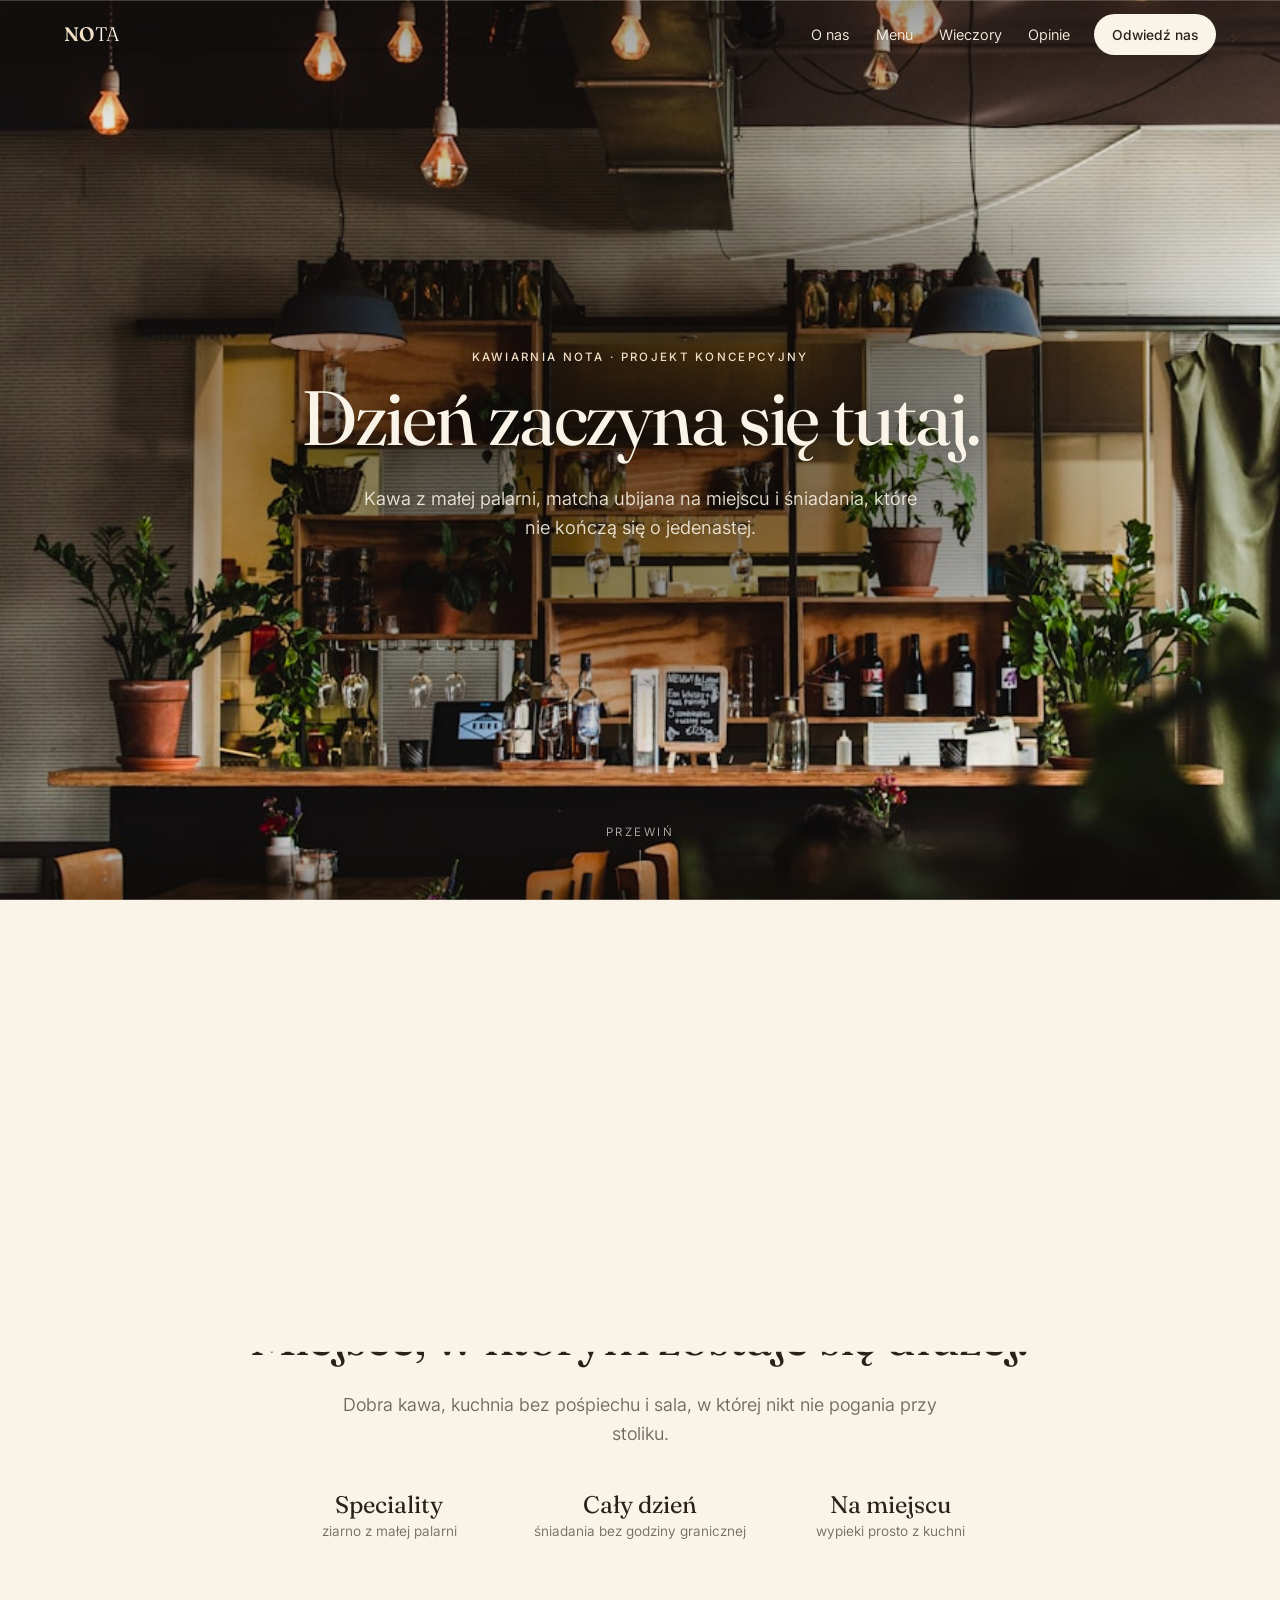
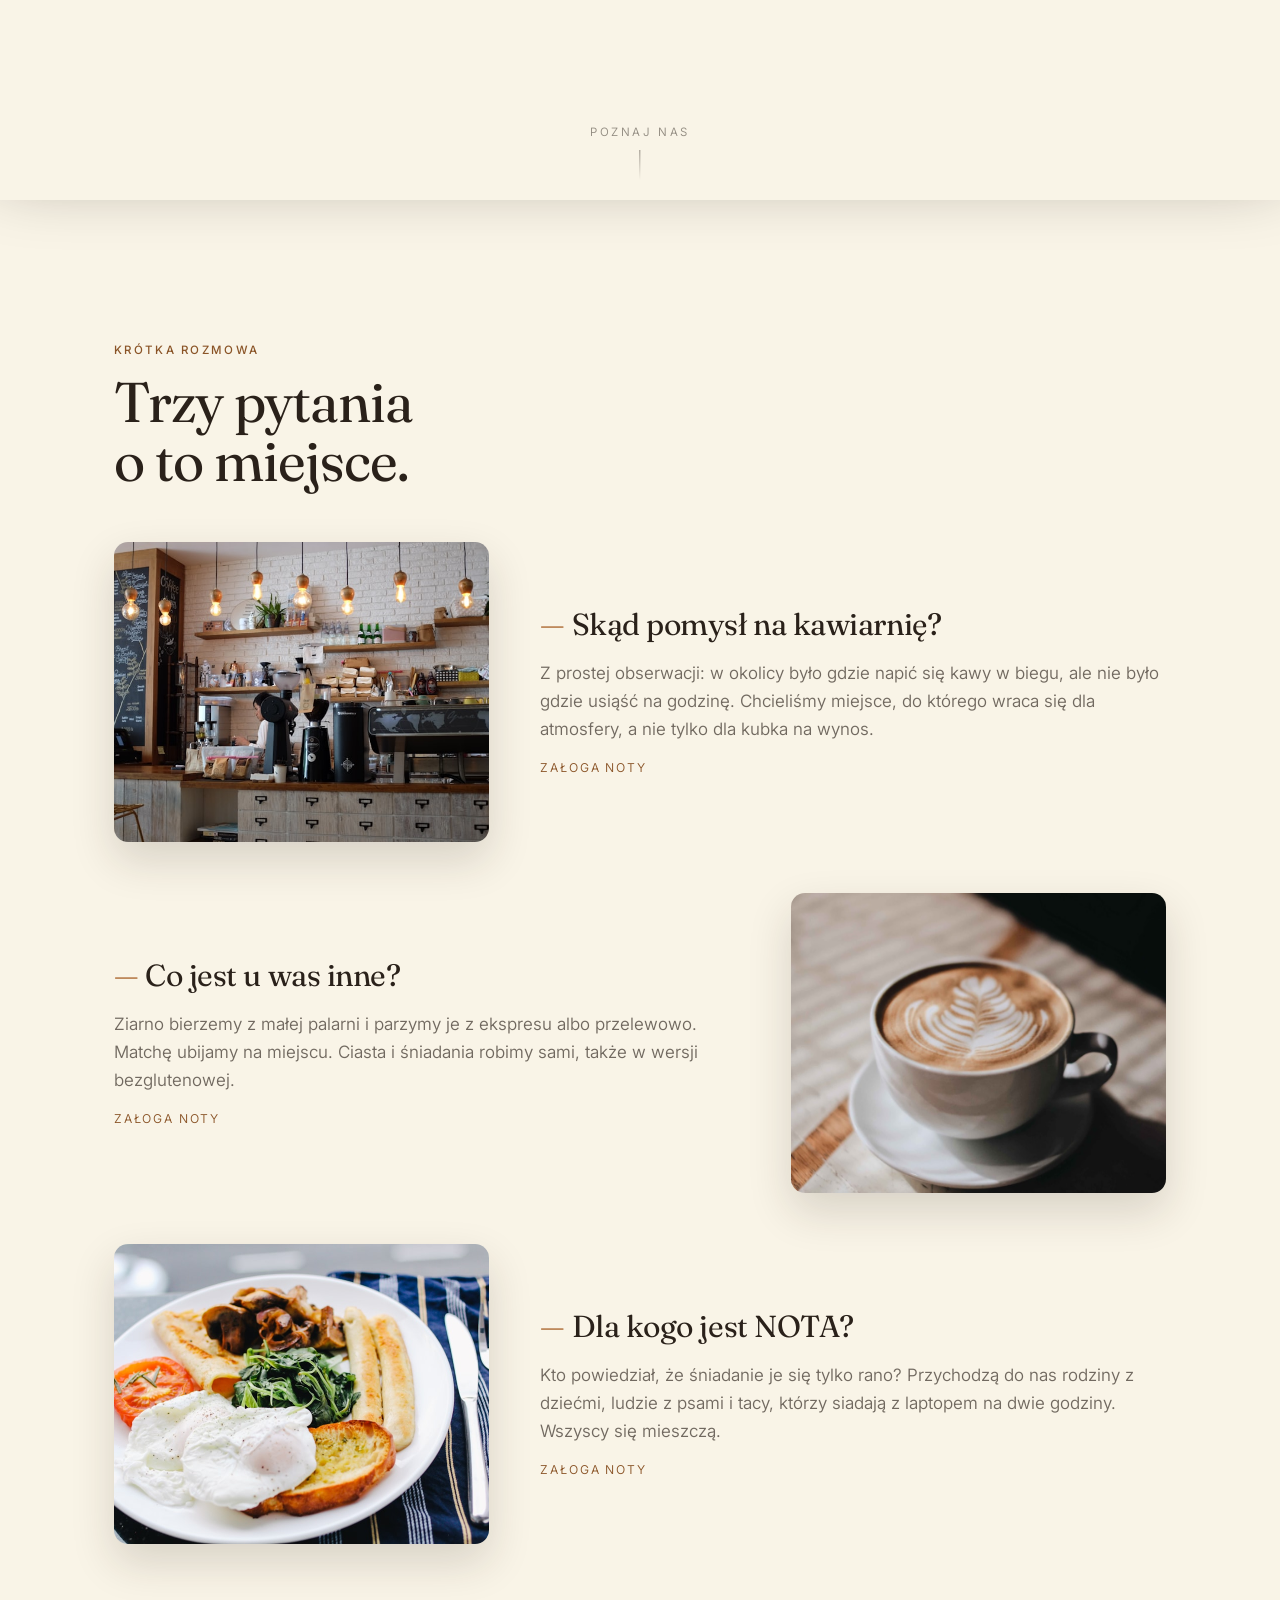
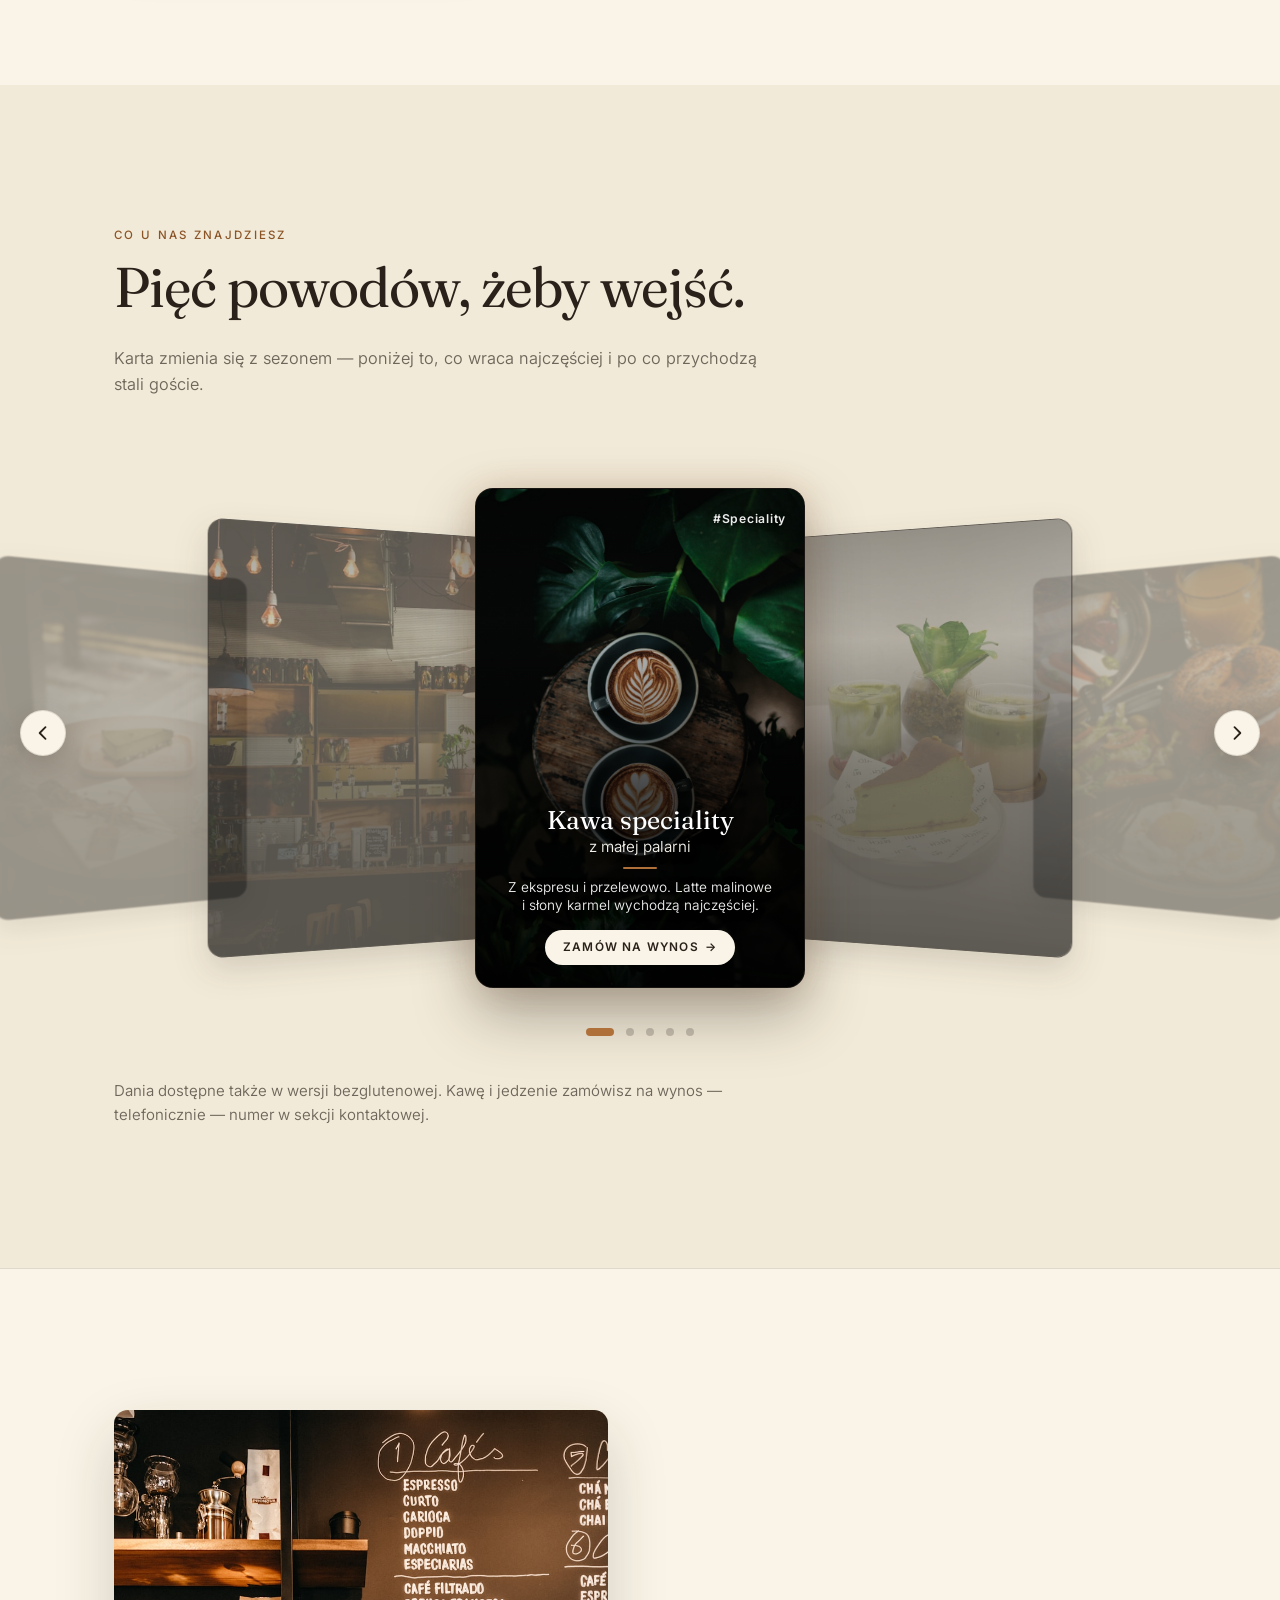
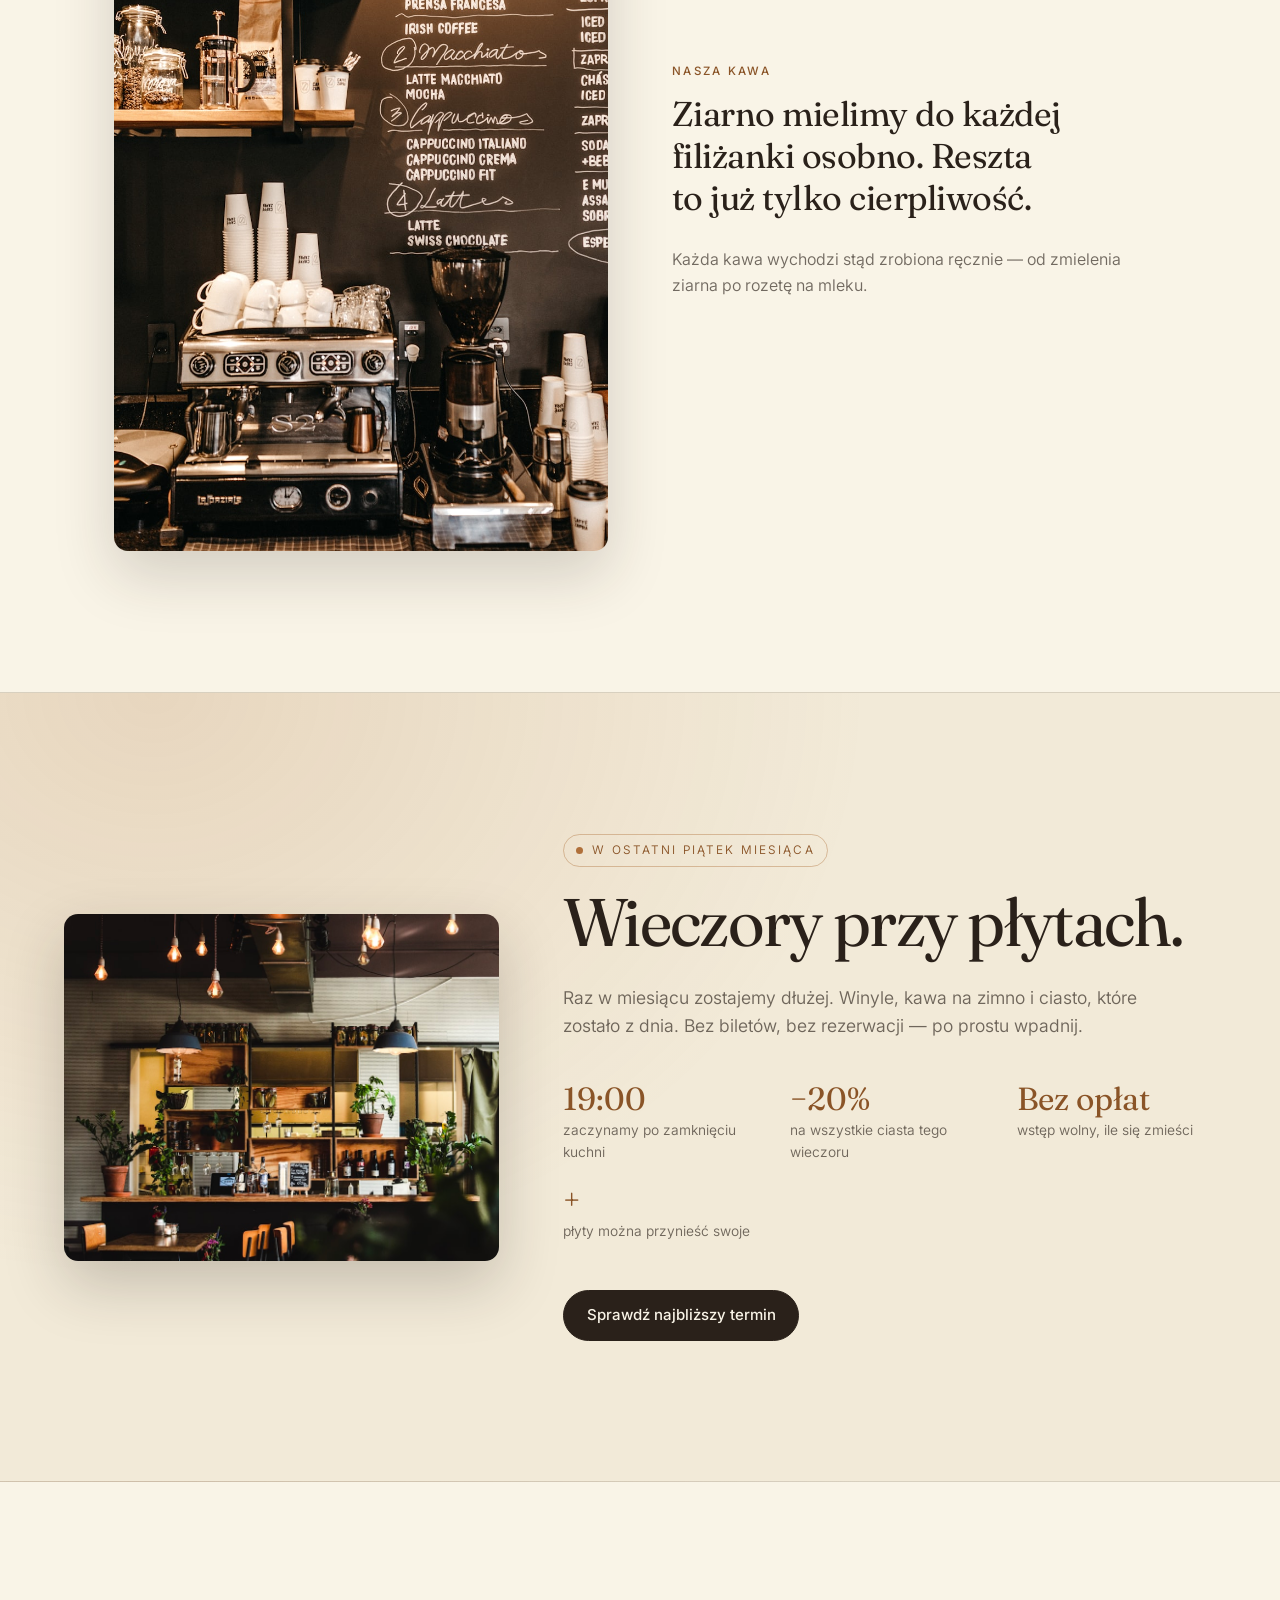
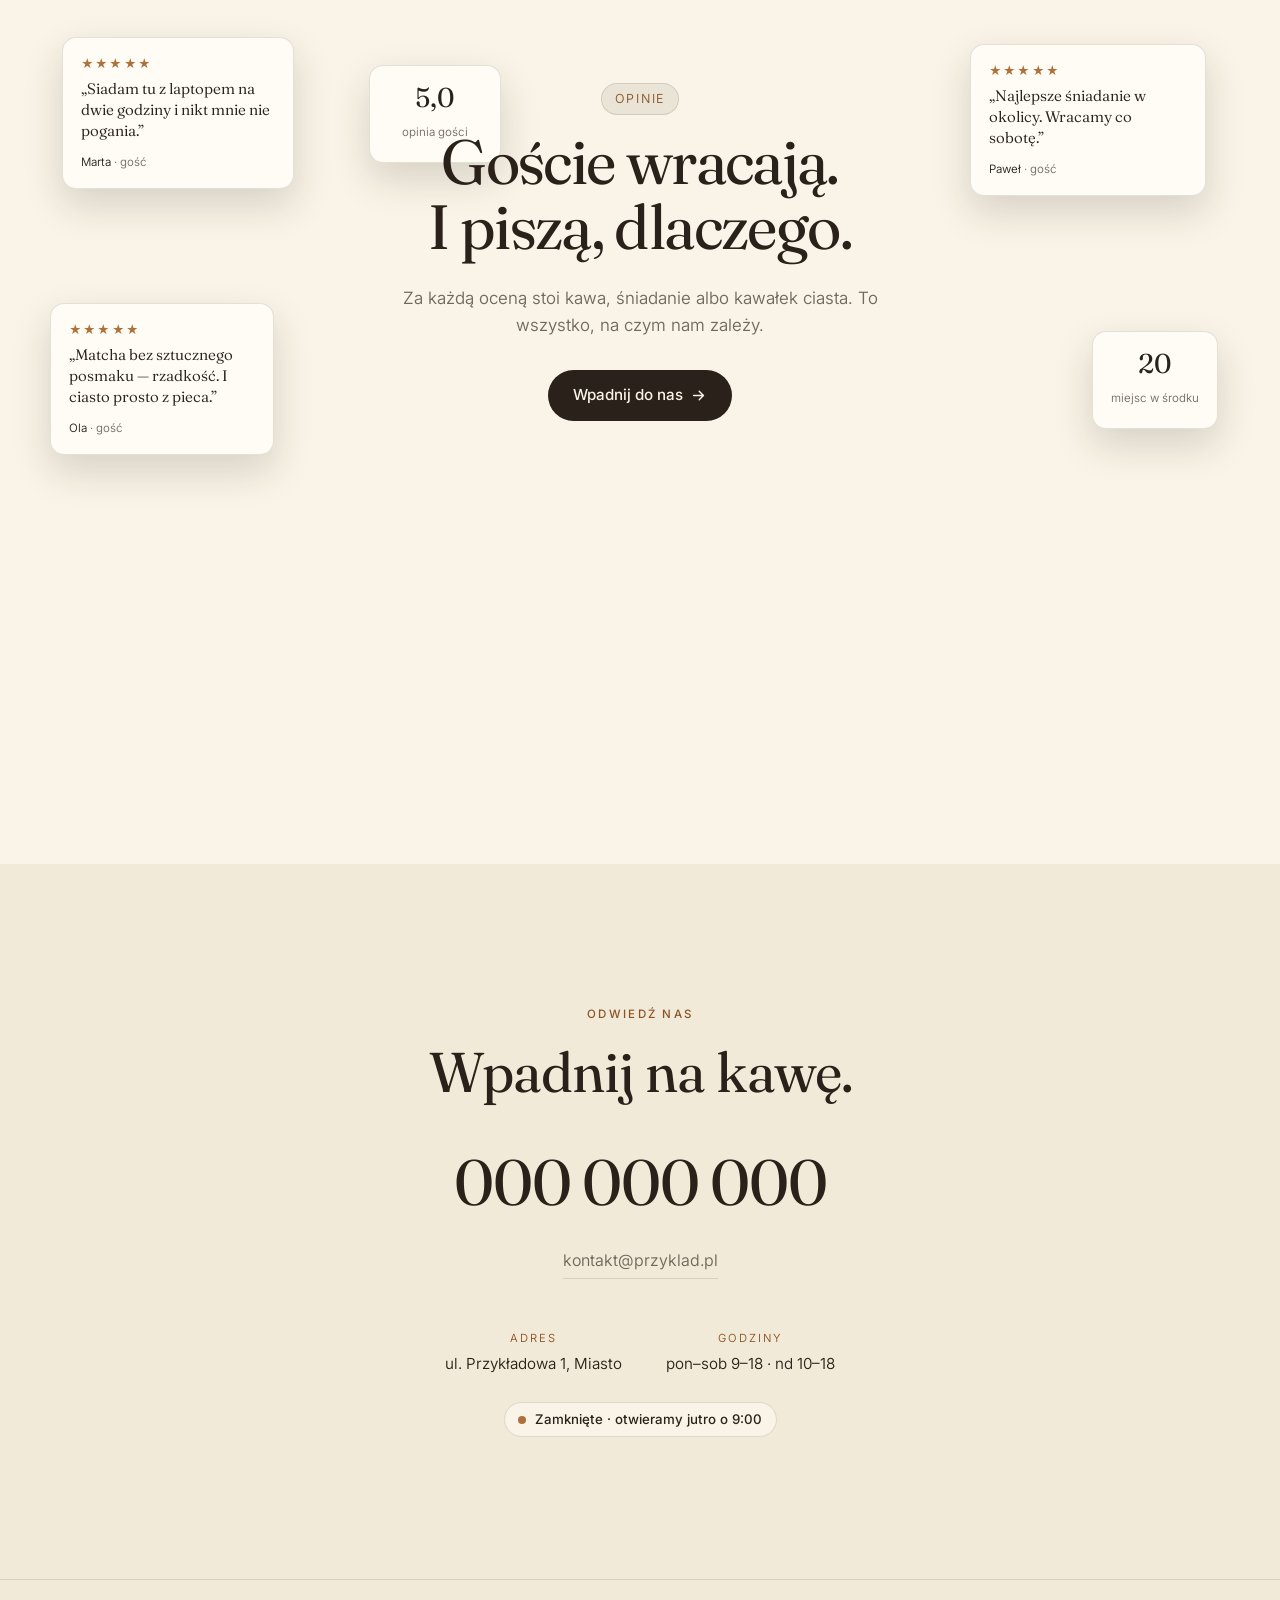
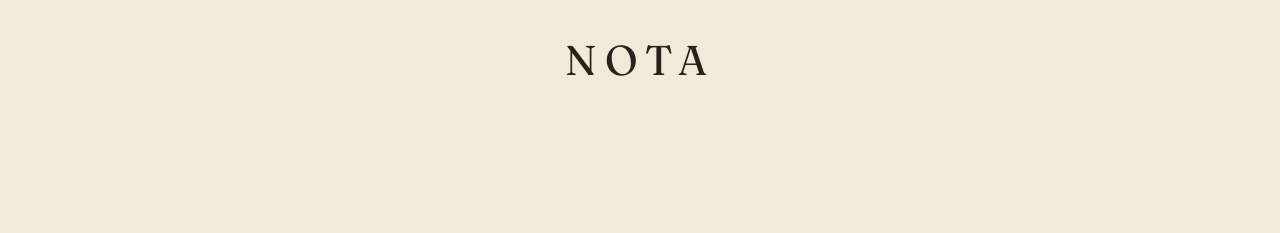
<file: index.html>
<!doctype html>
<html lang="pl">
<head>
<meta charset="utf-8">
<meta name="viewport" content="width=device-width, initial-scale=1">
<title>Kawiarnia NOTA — projekt koncepcyjny strony dla kawiarni</title>
<meta name="description" content="Koncepcyjny projekt strony dla kawiarni: wideo w tle sterowane odtwarzaniem, animowane sekcje, karuzela 3D i opinie krążące wokół treści.">
<meta name="theme-color" content="#F9F4E7">


<meta property="og:type" content="website">
<meta property="og:locale" content="pl_PL">
<meta property="og:title" content="Kawiarnia NOTA — projekt koncepcyjny">
<meta property="og:description" content="Demonstracja strony dla lokalu gastronomicznego. Marka i dane są fikcyjne.">
<meta property="og:image" content="assets/img/poster.jpg">

<link rel="preconnect" href="https://fonts.googleapis.com">
<link rel="preconnect" href="https://fonts.gstatic.com" crossorigin>
<link href="https://fonts.googleapis.com/css2?family=Fraunces:ital,opsz,wght@0,9..144,300..700;1,9..144,300..600&family=Inter:wght@300..600&display=swap" rel="stylesheet">
<link rel="stylesheet" href="assets/css/style.css?v=25">
<script>document.documentElement.className+=" splash-on splash-lock";</script>
</head>
<body>

<a class="skip" href="#tresc">Przejdź do treści</a>

<!-- Ekran startowy. Widoczny tylko przy włączonym JS (klasa .splash-on),
     żeby bez skryptu nie został na stałe na wierzchu. -->
<div class="splash" id="splash" role="status" aria-live="polite" aria-label="Wczytywanie strony">
  <i class="splash__panel splash__panel--top"></i>
  <i class="splash__panel splash__panel--bot"></i>
  <div class="splash__mark" id="splash-mark">
    <span class="splash__ghost">NOTA</span>
    <span class="splash__fillwrap" id="splash-fill">
      <span class="splash__fill" aria-hidden="true">NOTA</span>
    </span>
  </div>
  <span class="splash__label">parzymy stronę…</span>
</div>

<header class="nav" id="nav">
  <a class="nav__brand" href="#top">
    <span><span class="nav__mark">NO</span><span class="nav__word">TA</span></span>
  </a>

  <nav class="nav__links" aria-label="Główna">
    <a href="#o-nas">O nas</a>
    <a href="#menu">Menu</a>
    <a href="#urodziny">Wieczory</a>
    <a href="#opinie">Opinie</a>
  </nav>
  <a class="btn btn--pill nav__cta" href="#kontakt">Odwiedź nas</a>
</header>

<main id="tresc">

<!-- ============ HERO 1 — wideo ============ -->
<section class="hero" id="top">
  <!-- Źródło ustawia JS zależnie od szerokości ekranu: telefon nie musi
       ciągnąć wersji 1080p. Bez JS zostaje poster, więc kadr i tak jest. -->
  <video class="hero__video" id="hero-video"
         autoplay muted loop playsinline preload="auto"
         poster="assets/img/poster.jpg"
         aria-label="Ziarna kawy, przelew z chemexu, ubijana matcha i latte z ciastem"></video>
  <div class="hero__scrim"></div>
  <!-- Przyciemnienie na szwie pętli: wideo zaczyna się ziarnami, a kończy
       sernikiem, więc bez tego zapętlenie widać jako twarde cięcie. -->
  <div class="hero__dip" id="hero-dip"></div>

  <div class="wrap hero__inner" id="hero-inner">
    <p class="eyebrow">Kawiarnia NOTA · projekt koncepcyjny</p>
    <h1 class="hero__title">Dzień zaczyna się&nbsp;tutaj.</h1>
    <p class="hero__sub">Kawa z małej palarni, matcha ubijana na miejscu i&nbsp;śniadania, które nie kończą się o&nbsp;jedenastej.</p>
  </div>

  <div class="hero__hint" aria-hidden="true"><span>przewiń</span><i></i></div>
</section>

<!-- ============ HERO 2 — marka ============ -->
<!-- Wjeżdża na hero 1 przy scrollu. Tu logo dostaje pełną skalę na swoim
     własnym kremowym tle, bez żadnego przefarbowywania. -->
<section class="hero2" id="marka">
  <div class="wrap hero2__inner">
    <p class="hero2__znak">NOTA</p>
    <p class="hero2__znak-pod">Kawiarnia</p>
    <p class="hero2__claim">Miejsce, w którym zostaje się&nbsp;dłużej.</p>
    <p class="hero2__sub">Dobra kawa, kuchnia bez pośpiechu i&nbsp;sala, w której nikt nie pogania przy stoliku.</p>
    <ul class="hero2__facts">
      <li><b>Speciality</b><span>ziarno z małej palarni</span></li>
      <li><b>Cały dzień</b><span>śniadania bez godziny granicznej</span></li>
      <li><b>Na miejscu</b><span>wypieki prosto z kuchni</span></li>
    </ul>
  </div>
  <a class="hero2__hint" href="#o-nas"><span>poznaj nas</span><i></i></a>
</section>

<!-- ============ O NAS ============ -->
<section class="section section--cream" id="o-nas">
  <div class="wrap">
    <p class="eyebrow">Krótka rozmowa</p>
    <h2 class="h2 rozmowa__naglowek">Trzy pytania o&nbsp;to miejsce.</h2>

    <div class="rozmowa">
      <article class="rozmowa__poz">
        <figure class="rozmowa__foto">
          <img src="assets/img/bar.jpg" alt="Bar z ekspresem kolbowym i półkami na filiżanki"
               width="900" height="600" loading="lazy" decoding="async">
        </figure>
        <div>
          <h3 class="rozmowa__pyt">Skąd pomysł na kawiarnię?</h3>
          <p class="rozmowa__odp">Z prostej obserwacji: w okolicy było gdzie napić się kawy w biegu, ale nie było gdzie usiąść na godzinę. Chcieliśmy miejsce, do którego wraca się dla atmosfery, a nie tylko dla kubka na wynos.</p>
          <p class="rozmowa__kto">Załoga NOTY</p>
        </div>
      </article>

      <article class="rozmowa__poz">
        <figure class="rozmowa__foto">
          <img src="assets/img/latte.jpg" alt="Filiżanka latte z rozetą na drewnianym blacie"
               width="900" height="600" loading="lazy" decoding="async">
        </figure>
        <div>
          <h3 class="rozmowa__pyt">Co jest u was inne?</h3>
          <p class="rozmowa__odp">Ziarno bierzemy z małej palarni i parzymy je z ekspresu albo przelewowo. Matchę ubijamy na miejscu. Ciasta i śniadania robimy sami, także w wersji bezglutenowej.</p>
          <p class="rozmowa__kto">Załoga NOTY</p>
        </div>
      </article>

      <article class="rozmowa__poz">
        <figure class="rozmowa__foto">
          <img src="assets/img/brunch.jpg" alt="Jajka w koszulce z rukolą i pieczywem na talerzu"
               width="900" height="600" loading="lazy" decoding="async">
        </figure>
        <div>
          <h3 class="rozmowa__pyt">Dla kogo jest NOTA?</h3>
          <p class="rozmowa__odp">Kto powiedział, że śniadanie je się tylko rano? Przychodzą do nas rodziny z dziećmi, ludzie z psami i tacy, którzy siadają z laptopem na dwie godziny. Wszyscy się mieszczą.</p>
          <p class="rozmowa__kto">Załoga NOTY</p>
        </div>
      </article>
    </div>
  </div>
</section>

<!-- ============ MENU — karuzela 3D ============ -->
<section class="section section--tint" id="menu">
  <div class="wrap">
    <header class="section__head">
      <p class="eyebrow">Co u nas znajdziesz</p>
      <h2 class="h2">Pięć powodów, żeby wejść.</h2>
      <p class="section__note">Karta zmienia się z sezonem — poniżej to, co wraca najczęściej i po co przychodzą stali goście.</p>
    </header>
  </div>

  <div class="cf" id="cf"
       role="group" aria-roledescription="karuzela" aria-label="Co serwujemy">
    <div class="cf__stage" id="cf-stage">
      <article class="cf__card" data-i="0">
        <img src="assets/img/kawa.jpg" alt="Dwie kawy z rozetą na drewnianym blacie wśród roślin">
        <div class="cf__veil"></div>
        <div class="cf__body">
          <span class="cf__tag">#Speciality</span>
          <div class="cf__foot">
            <h3>Kawa speciality</h3>
            <span class="cf__line2">z małej palarni</span>
            <i class="cf__rule"></i>
            <p>Z ekspresu i przelewowo. Latte malinowe i słony karmel wychodzą najczęściej.</p>
            <a class="cf__cta" href="#kontakt">Zamów na wynos <span aria-hidden="true">→</span></a>
          </div>
        </div>
      </article>

      <article class="cf__card" data-i="1">
        <img src="assets/img/matcha.jpg" alt="Matcha latte i ciasto matcha na jasnym blacie">
        <div class="cf__veil"></div>
        <div class="cf__body">
          <span class="cf__tag">#Matcha</span>
          <div class="cf__foot">
            <h3>Matcha i herbaty</h3>
            <span class="cf__line2">ubijana na miejscu</span>
            <i class="cf__rule"></i>
            <p>Klasyczna i w wersjach owocowych, zmieniających się z sezonem.</p>
            <a class="cf__cta" href="#kontakt">Wpadnij na kubek <span aria-hidden="true">→</span></a>
          </div>
        </div>
      </article>

      <article class="cf__card" data-i="2">
        <img src="assets/img/sniadanie.jpg" alt="Talerz śniadaniowy z jajecznicą, pieczywem i dodatkami">
        <div class="cf__veil"></div>
        <div class="cf__body">
          <span class="cf__tag">#CałyDzień</span>
          <div class="cf__foot">
            <h3>Śniadania</h3>
            <span class="cf__line2">również po południu</span>
            <i class="cf__rule"></i>
            <p>Jajka po turecku, shakshuka, zakwas z guacamole i łososiem. Bez godziny granicznej.</p>
            <a class="cf__cta" href="#kontakt">Zarezerwuj stolik <span aria-hidden="true">→</span></a>
          </div>
        </div>
      </article>

      <article class="cf__card" data-i="3">
        <img src="assets/img/wypieki.jpg" alt="Kawałek ciasta na drewnianym talerzyku przy oknie">
        <div class="cf__veil"></div>
        <div class="cf__body">
          <span class="cf__tag">#Wypieki</span>
          <div class="cf__foot">
            <h3>Wypieki i lunch</h3>
            <span class="cf__line2">pieczone u nas</span>
            <i class="cf__rule"></i>
            <p>Sernik baskijski, drożdżówki, sałatka z kozim serem, focaccia z ziołami.</p>
            <a class="cf__cta" href="#kontakt">Sprawdź, co dziś <span aria-hidden="true">→</span></a>
          </div>
        </div>
      </article>

      <article class="cf__card" data-i="4">
        <img src="assets/img/wnetrze.jpg" alt="Wnętrze kawiarni z lampami i roślinami">
        <div class="cf__veil"></div>
        <div class="cf__body">
          <span class="cf__tag">#Miejsce</span>
          <div class="cf__foot">
            <h3>Ogródek i sala</h3>
            <span class="cf__line2">około 20 miejsc</span>
            <i class="cf__rule"></i>
            <p>Przyjazne dzieciom i psom, dobre do pracy na laptopie. Około dwudziestu miejsc.</p>
            <a class="cf__cta" href="#kontakt">Jak dojechać <span aria-hidden="true">→</span></a>
          </div>
        </div>
      </article>
    </div>

    <button class="cf__nav cf__nav--prev" id="cf-prev" type="button" aria-label="Poprzedni slajd">
      <svg width="20" height="20" viewBox="0 0 24 24" fill="none" stroke="currentColor" stroke-width="2.2" aria-hidden="true"><path stroke-linecap="round" stroke-linejoin="round" d="M15 19l-7-7 7-7"/></svg>
    </button>
    <button class="cf__nav cf__nav--next" id="cf-next" type="button" aria-label="Następny slajd">
      <svg width="20" height="20" viewBox="0 0 24 24" fill="none" stroke="currentColor" stroke-width="2.2" aria-hidden="true"><path stroke-linecap="round" stroke-linejoin="round" d="M9 5l7 7-7 7"/></svg>
    </button>

    <div class="cf__dots" id="cf-dots" role="tablist" aria-label="Wybór slajdu"></div>
  </div>

  <div class="wrap">
    <p class="menu__foot">Dania dostępne także w wersji bezglutenowej. Kawę i jedzenie zamówisz na wynos — telefonicznie — numer w sekcji kontaktowej.</p>
  </div>
</section>

<!-- ============ PAS ZE ZDJĘCIEM ============ -->
<section class="section section--band" aria-label="Nasza kawa">
  <div class="wrap band">
    <figure class="band__shot">
      <img src="assets/img/menu-tablica.jpg" alt="Bar z ekspresem i tablicą z menu" width="900" height="900" loading="lazy" decoding="async">
    </figure>
    <div class="band__text">
      <p class="eyebrow">Nasza kawa</p>
      <p class="band__claim">Ziarno mielimy do każdej filiżanki osobno. Reszta to już tylko cierpliwość.</p>
      <p class="band__sub">Każda kawa wychodzi stąd zrobiona ręcznie — od zmielenia ziarna po rozetę na mleku.</p>
    </div>
  </div>
</section>

<!-- ============ WYDARZENIE ============ -->
<section class="section section--event" id="urodziny">
  <div class="wrap event event--plakat">
   <figure class="event__poster">
     <img src="assets/img/wnetrze.jpg" alt="Wnętrze kawiarni przygotowane na wieczorne wydarzenie"
          width="900" height="600" loading="lazy" decoding="async">
   </figure>
   <div class="event__txt">
    <div class="event__label">
      <span class="dot"></span> W ostatni piątek miesiąca
    </div>
    <h2 class="event__title">Wieczory przy&nbsp;płytach.</h2>
    <p class="event__lead">Raz w miesiącu zostajemy dłużej. Winyle, kawa na zimno i&nbsp;ciasto, które zostało z&nbsp;dnia. Bez biletów, bez rezerwacji — po prostu wpadnij.</p>
    <ul class="event__perks">
      <li><b>19:00</b><span>zaczynamy po zamknięciu kuchni</span></li>
      <li><b>−20%</b><span>na wszystkie ciasta tego wieczoru</span></li>
      <li><b>Bez opłat</b><span>wstęp wolny, ile się zmieści</span></li>
      <li><b>+</b><span>płyty można przynieść swoje</span></li>
    </ul>
    <a class="btn btn--solid" href="#kontakt">Sprawdź najbliższy termin</a>
   </div>
  </div>
</section>

<!-- ============ OPINIE ============ -->
<section class="section section--cream" id="opinie">
  <!-- Karty krążą wokół treści. Wejście uruchamia się przy wjeździe sekcji
       na ekran, nie przy starcie strony — inaczej gość ominąłby animację. -->
  <div class="plyw-scena" id="plyw-scena">
    <figure class="plyw" style="top:2%;left:1%;width:232px" data-od="sr"><span class="plyw__in"><span class="plyw__gw">★★★★★</span><p class="plyw__cyt">„Siadam tu z laptopem na dwie godziny i nikt mnie nie pogania.”</p><p class="plyw__kto">Marta <span>· gość</span></p></span></figure>
    <figure class="plyw plyw--licz" style="top:6%;left:27%;width:132px" data-od="lg"><span class="plyw__in"><span class="plyw__licz">5,0</span><span class="plyw__licz-op">opinia gości</span></span></figure>
    <figure class="plyw" style="top:3%;right:2%;width:236px" data-od="sr"><span class="plyw__in"><span class="plyw__gw">★★★★★</span><p class="plyw__cyt">„Najlepsze śniadanie w okolicy. Wracamy co sobotę.”</p><p class="plyw__kto">Paweł <span>· gość</span></p></span></figure>
    <figure class="plyw" style="top:40%;left:0;width:224px" data-od="sr"><span class="plyw__in"><span class="plyw__gw">★★★★★</span><p class="plyw__cyt">„Matcha bez sztucznego posmaku — rzadkość. I ciasto prosto z pieca.”</p><p class="plyw__kto">Ola <span>· gość</span></p></span></figure>
    <figure class="plyw plyw--licz" style="top:44%;right:1%;width:126px" data-od="lg"><span class="plyw__in"><span class="plyw__licz">20</span><span class="plyw__licz-op">miejsc w środku</span></span></figure>
    <figure class="plyw" style="bottom:4%;left:12%;width:240px" data-od="sr"><span class="plyw__in"><span class="plyw__gw">★★★★★</span><p class="plyw__cyt">„Przyszliśmy z psem, dostał miskę wody bez pytania. Drobiazg, a robi różnicę.”</p><p class="plyw__kto">Kuba <span>· gość</span></p></span></figure>
    <figure class="plyw" style="bottom:6%;right:8%;width:228px" data-od="sr"><span class="plyw__in"><span class="plyw__gw">★★★★★</span><p class="plyw__cyt">„Kawa jak z dobrej palarni, a obsługa pamięta, co się zamawiało ostatnio.”</p><p class="plyw__kto">Zofia <span>· gość</span></p></span></figure>
    <figure class="plyw" style="top:2%;left:2%;width:190px" data-od="mob"><span class="plyw__in"><span class="plyw__gw">★★★★★</span><p class="plyw__cyt">„Najlepsze śniadanie w okolicy.”</p><p class="plyw__kto">Paweł <span>· gość</span></p></span></figure>
    <figure class="plyw" style="bottom:3%;right:2%;width:196px" data-od="mob"><span class="plyw__in"><span class="plyw__gw">★★★★★</span><p class="plyw__cyt">„Matcha bez sztucznego posmaku.”</p><p class="plyw__kto">Ola <span>· gość</span></p></span></figure>

    <div class="plyw-tresc">
      <span class="plyw-plakietka">Opinie</span>
      <h2 class="plyw-tytul">Goście wracają. I&nbsp;piszą, dlaczego.</h2>
      <p class="plyw-opis">Za każdą oceną stoi kawa, śniadanie albo kawałek ciasta. To wszystko, na czym nam zależy.</p>
      <a class="plyw-cta" href="#kontakt">
        Wpadnij do nas
        <svg width="17" height="17" viewBox="0 0 24 24" fill="none" stroke="currentColor" stroke-width="2" aria-hidden="true"><path stroke-linecap="round" stroke-linejoin="round" d="M5 12h14m0 0l-6-6m6 6l-6 6"/></svg>
      </a>
    </div>
  </div>
</section>

<!-- ============ KONTAKT ============ -->
<section class="section section--tint kt" id="kontakt">
  <!-- Ziarna rysowane skryptem, leżą pod treścią. -->
  <div class="ziarna" id="ziarna" aria-hidden="true"></div>

  <div class="wrap kt__in">
    <p class="eyebrow">Odwiedź nas</p>
    <h2 class="h2 kt__tytul">Wpadnij na&nbsp;kawę.</h2>

    <a class="kt__tel" href="tel:+48000000000">000&nbsp;000&nbsp;000</a>
    <a class="kt__mail" href="mailto:kontakt@przyklad.pl">kontakt@przyklad.pl</a>

    <dl class="kt__info">
      <div><dt>Adres</dt><dd>ul. Przykładowa 1, Miasto</dd></div>
      <div><dt>Godziny</dt><dd>pon–sob 9–18 · nd 10–18</dd></div>
    </dl>

    <span class="status" data-status><i></i><span data-status-txt>Codziennie od rana</span></span>
  </div>
</section>

</main>

<footer class="foot">
  <div class="wrap foot__inner">
    <p class="foot__znak">NOTA</p>
    <p class="foot__claim">Miejsce, w którym zostaje się dłużej.</p>

    <p class="foot__meta">Projekt koncepcyjny. Marka, dane kontaktowe i opinie są fikcyjne, zdjęcia pochodzą z Unsplash.</p>
  </div>
</footer>

<script src="assets/js/main.js?v=25"></script>
</body>
</html>
</file>
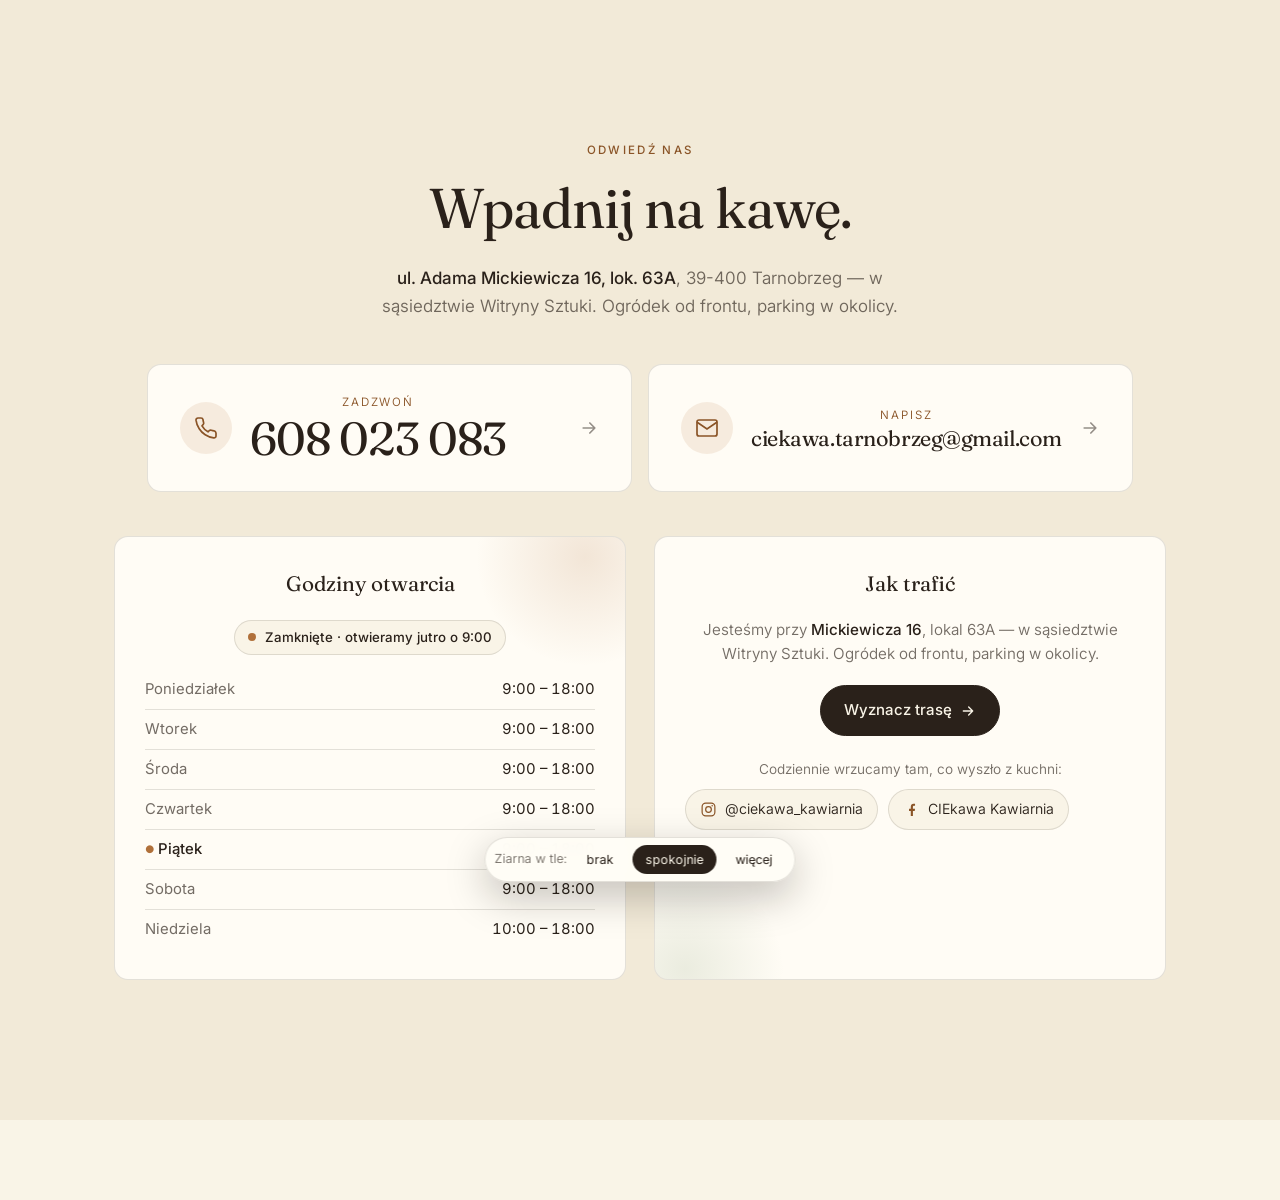
<file: prototyp/kontakt.html>
<!doctype html>
<html lang="pl">
<head>
<meta charset="utf-8">
<meta name="viewport" content="width=device-width, initial-scale=1">
<title>Prototyp — sekcja „Odwiedź nas"</title>
<link rel="preconnect" href="https://fonts.googleapis.com">
<link rel="preconnect" href="https://fonts.gstatic.com" crossorigin>
<link href="https://fonts.googleapis.com/css2?family=Fraunces:opsz,wght@9..144,300..600&family=Inter:wght@300..600&display=swap" rel="stylesheet">
<link rel="stylesheet" href="../assets/css/style.css?v=14">
<style>
.pulpit{position:fixed;z-index:200;left:50%;transform:translateX(-50%);bottom:18px;display:flex;
  gap:6px;align-items:center;background:rgba(255,253,246,.97);backdrop-filter:blur(10px);
  border:1px solid var(--line);border-radius:100px;padding:7px 9px;
  box-shadow:0 14px 40px rgba(20,14,10,.26);font-size:12.5px;color:var(--ink-mute)}
.pulpit button{border:none;background:transparent;cursor:pointer;font-family:var(--sans);
  font-size:12.5px;color:var(--ink);padding:7px 13px;border-radius:100px;transition:background .2s,color .2s}
.pulpit button[aria-pressed="true"]{background:var(--ink);color:var(--cream)}
body{padding-bottom:80px}

/* ============ scena z ziarnami ============ */
.kt{position:relative;overflow:hidden}
.ziarna{position:absolute;inset:0;pointer-events:none;z-index:0}
.ziarno{position:absolute;color:var(--amber);opacity:0;
  animation:dryf var(--czas,26s) linear var(--zwloka,0s) infinite}
.ziarno svg{display:block;width:100%;height:auto}
@keyframes dryf{
  0%   {opacity:0;   transform:translate3d(0,var(--start,40px),0) rotate(0deg)}
  14%  {opacity:var(--kryc,.16)}
  86%  {opacity:var(--kryc,.16)}
  100% {opacity:0;   transform:translate3d(var(--dx,30px),var(--lot,-200px),0) rotate(var(--obrot,180deg))}
}
.kt[data-ziarna="brak"] .ziarna{display:none}
.kt[data-ziarna="duzo"] .ziarno{--kryc:.26}
@media (prefers-reduced-motion:reduce){ .ziarna{display:none} }

.kt__in{position:relative;z-index:2}

/* ============ wielkie przyciski kontaktu ============ */
.kontakty{display:grid;grid-template-columns:repeat(2,minmax(0,1fr));gap:16px;
  margin:clamp(28px,4vw,44px) 0}
@media (max-width:720px){ .kontakty{grid-template-columns:1fr} }
.duzy{
  position:relative;overflow:hidden;
  display:flex;align-items:center;gap:18px;
  padding:clamp(20px,2.6vw,28px) clamp(22px,3vw,32px);
  border-radius:var(--r);border:1px solid var(--line);background:var(--card);
  text-decoration:none;color:var(--ink);
  transition:transform .3s cubic-bezier(.2,.9,.3,1),box-shadow .3s ease,border-color .3s ease;
}
.duzy:hover{transform:translateY(-3px);box-shadow:0 20px 44px rgba(42,33,26,.16);
  border-color:rgba(42,33,26,.26)}
/* Smuga światła przejeżdża po kafelku przy najechaniu. */
.duzy::after{content:"";position:absolute;top:0;bottom:0;left:-60%;width:45%;
  background:linear-gradient(100deg,transparent,rgba(255,255,255,.75),transparent);
  transform:skewX(-18deg);opacity:0;pointer-events:none}
.duzy:hover::after{animation:smuga .85s ease}
@keyframes smuga{0%{left:-60%;opacity:.9}100%{left:120%;opacity:0}}

.duzy__ikona{flex:none;width:52px;height:52px;border-radius:50%;display:grid;place-items:center;
  background:rgba(176,112,58,.12);color:var(--amber-ink);transition:background .3s ease}
.duzy:hover .duzy__ikona{background:rgba(176,112,58,.2)}
/* Słuchawka dzwoni, koperta unosi się jak klapka. */
.duzy--tel:hover .duzy__ikona svg{animation:dzwoni .7s ease}
@keyframes dzwoni{0%,100%{transform:rotate(0)}15%{transform:rotate(-16deg)}30%{transform:rotate(13deg)}45%{transform:rotate(-9deg)}60%{transform:rotate(6deg)}75%{transform:rotate(-3deg)}}
.duzy--mail:hover .duzy__ikona svg{animation:klapka .6s ease}
@keyframes klapka{0%,100%{transform:translateY(0)}40%{transform:translateY(-4px) scale(1.06)}}

.duzy__txt{min-width:0}
.duzy__etykieta{display:block;font-size:.72rem;letter-spacing:.16em;text-transform:uppercase;
  color:var(--amber-ink);margin-bottom:.25em}
.duzy__wart{display:block;font-family:var(--serif);font-weight:400;line-height:1.05;
  letter-spacing:-.02em;color:var(--ink);word-break:break-word}
.duzy--tel .duzy__wart{font-size:clamp(1.9rem,4.2vw,2.9rem);font-variant-numeric:tabular-nums}
.duzy--mail .duzy__wart{font-size:clamp(1.02rem,2vw,1.35rem)}
.duzy__strzalka{margin-left:auto;flex:none;color:var(--ink-soft);transition:transform .3s ease,color .3s ease}
.duzy:hover .duzy__strzalka{transform:translateX(4px);color:var(--ink)}

/* ============ kafelki: godziny i dojazd ============ */
.dol{display:grid;grid-template-columns:repeat(2,minmax(0,1fr));gap:clamp(18px,3vw,28px);
  align-items:stretch}
@media (max-width:820px){ .dol{grid-template-columns:1fr} }

.godziny{position:relative;overflow:hidden;border-radius:var(--r);
  border:1px solid var(--line);background:var(--card);padding:clamp(22px,3vw,30px)}
/* delikatna poświata w rogu, żeby kafelek nie był płaski */
.godziny::before{content:"";position:absolute;width:220px;height:220px;right:-70px;top:-90px;
  border-radius:50%;background:radial-gradient(circle,rgba(176,112,58,.16),transparent 70%);
  pointer-events:none}
.godziny h3{font-family:var(--serif);font-weight:400;font-size:1.3rem;margin:0 0 .9em;position:relative}
.status{display:inline-flex;align-items:center;gap:9px;border-radius:100px;padding:.45em 1em;
  font-size:.83rem;font-weight:500;border:1px solid var(--line);background:var(--cream);
  margin-bottom:1.1em;position:relative}
.status i{width:8px;height:8px;border-radius:50%;background:var(--ink-mute);display:block}
.status.otwarte i{background:#4E8B4A;box-shadow:0 0 0 4px rgba(78,139,74,.18);animation:puls 2.2s ease-in-out infinite}
.status.zamkniete i{background:#B0703A}
@keyframes puls{0%,100%{opacity:.5}50%{opacity:1}}
.godziny table{width:100%;border-collapse:collapse;position:relative}
.godziny th,.godziny td{text-align:left;padding:.5em 0;font-weight:400;font-size:.93rem;
  border-bottom:1px solid var(--line)}
.godziny th{color:var(--ink-mute)}
.godziny td{text-align:right;font-variant-numeric:tabular-nums}
.godziny tr:last-child th,.godziny tr:last-child td{border-bottom:none}
.godziny tr.dzis th,.godziny tr.dzis td{color:var(--ink);font-weight:500}
.godziny tr.dzis th::before{content:"● ";color:var(--amber);font-size:.7em;vertical-align:middle}

.trafic{position:relative;overflow:hidden;border-radius:var(--r);
  border:1px solid var(--line);background:var(--card);padding:clamp(22px,3vw,30px)}
.trafic::before{content:"";position:absolute;width:200px;height:200px;left:-70px;bottom:-90px;
  border-radius:50%;background:radial-gradient(circle,rgba(110,139,90,.14),transparent 70%);
  pointer-events:none}
.trafic h3{font-family:var(--serif);font-weight:400;font-size:1.3rem;margin:0 0 .8em;position:relative}
.trafic p{margin:0 0 1.2em;color:var(--ink-mute);font-size:.95rem;position:relative}
.trafic strong{color:var(--ink);font-weight:500}
.trafic__btn{position:relative;gap:.55em}
.trafic__btn svg{transition:transform .25s ease}
.trafic__btn:hover svg{transform:translateX(3px)}
.trafic__sep{margin:1.6em 0 .7em !important;font-size:.85rem !important}
.trafic__spolecz{display:flex;flex-wrap:wrap;gap:10px;position:relative}
.trafic__spolecz a{display:inline-flex;align-items:center;gap:8px;padding:.55em 1em;
  border-radius:100px;border:1px solid var(--line);background:var(--cream);
  color:var(--ink);text-decoration:none;font-size:.88rem;
  transition:background .2s ease,transform .2s ease}
.trafic__spolecz a:hover{background:#fff;transform:translateY(-1px)}
.trafic__spolecz svg{color:var(--amber-ink);flex:none}

.adres{margin:0;color:var(--ink-mute);max-width:560px}
.adres strong{color:var(--ink);font-weight:500}
</style>
</head>
<body>

<section class="section section--tint kt" id="kt" data-ziarna="malo">
  <div class="ziarna" id="ziarna"></div>

  <div class="wrap kt__in">
    <p class="eyebrow">Odwiedź nas</p>
    <h2 class="h2" style="max-width:16ch">Wpadnij na&nbsp;kawę.</h2>
    <p class="adres"><strong>ul. Adama Mickiewicza 16, lok. 63A</strong>, 39-400 Tarnobrzeg — w sąsiedztwie Witryny Sztuki. Ogródek od frontu, parking w okolicy.</p>

    <div class="kontakty">
      <a class="duzy duzy--tel" href="tel:+48608023083">
        <span class="duzy__ikona">
          <svg width="24" height="24" viewBox="0 0 24 24" fill="none" stroke="currentColor" stroke-width="1.7" aria-hidden="true"><path stroke-linecap="round" stroke-linejoin="round" d="M22 16.9v3a2 2 0 01-2.2 2 19.8 19.8 0 01-8.6-3.1 19.5 19.5 0 01-6-6A19.8 19.8 0 012 4.2 2 2 0 014 2h3a2 2 0 012 1.7c.1 1 .3 1.9.6 2.8a2 2 0 01-.5 2.1L8 9.8a16 16 0 006 6l1.2-1.1a2 2 0 012.1-.5c.9.3 1.8.5 2.8.6a2 2 0 011.7 2z"/></svg>
        </span>
        <span class="duzy__txt">
          <span class="duzy__etykieta">Zadzwoń</span>
          <span class="duzy__wart">608&nbsp;023&nbsp;083</span>
        </span>
        <svg class="duzy__strzalka" width="20" height="20" viewBox="0 0 24 24" fill="none" stroke="currentColor" stroke-width="2" aria-hidden="true"><path stroke-linecap="round" stroke-linejoin="round" d="M5 12h14m0 0l-6-6m6 6l-6 6"/></svg>
      </a>

      <a class="duzy duzy--mail" href="mailto:ciekawa.tarnobrzeg@gmail.com">
        <span class="duzy__ikona">
          <svg width="24" height="24" viewBox="0 0 24 24" fill="none" stroke="currentColor" stroke-width="1.7" aria-hidden="true"><rect x="2" y="4" width="20" height="16" rx="2"/><path stroke-linecap="round" d="M2.5 6.5L12 13l9.5-6.5"/></svg>
        </span>
        <span class="duzy__txt">
          <span class="duzy__etykieta">Napisz</span>
          <span class="duzy__wart">ciekawa.tarnobrzeg@gmail.com</span>
        </span>
        <svg class="duzy__strzalka" width="20" height="20" viewBox="0 0 24 24" fill="none" stroke="currentColor" stroke-width="2" aria-hidden="true"><path stroke-linecap="round" stroke-linejoin="round" d="M5 12h14m0 0l-6-6m6 6l-6 6"/></svg>
      </a>
    </div>

    <div class="dol">
      <div class="godziny">
        <h3>Godziny otwarcia</h3>
        <span class="status" data-status><i></i><span data-status-txt>sprawdzam…</span></span>
        <table><tbody data-godziny></tbody></table>
      </div>

      <div class="trafic">
        <h3>Jak trafić</h3>
        <p>Jesteśmy przy <strong>Mickiewicza 16</strong>, lokal 63A — w sąsiedztwie Witryny Sztuki. Ogródek od frontu, parking w okolicy.</p>
        <a class="btn btn--solid trafic__btn" href="https://www.google.com/maps/place/CIEkawa+KAWIARNIA/@50.5705876,21.6706132,17z" target="_blank" rel="noopener">
          Wyznacz trasę
          <svg width="16" height="16" viewBox="0 0 24 24" fill="none" stroke="currentColor" stroke-width="2" aria-hidden="true"><path stroke-linecap="round" stroke-linejoin="round" d="M5 12h14m0 0l-6-6m6 6l-6 6"/></svg>
        </a>
        <p class="trafic__sep">Codziennie wrzucamy tam, co wyszło z kuchni:</p>
        <div class="trafic__spolecz">
          <a href="https://www.instagram.com/ciekawa_kawiarnia/" target="_blank" rel="noopener">
            <svg width="17" height="17" viewBox="0 0 24 24" fill="none" stroke="currentColor" stroke-width="1.7" aria-hidden="true"><rect x="3" y="3" width="18" height="18" rx="5"/><circle cx="12" cy="12" r="4"/><circle cx="17.2" cy="6.8" r="1.1" fill="currentColor" stroke="none"/></svg>
            <span>@ciekawa_kawiarnia</span>
          </a>
          <a href="https://www.facebook.com/CIEkawaKawiarnia/" target="_blank" rel="noopener">
            <svg width="17" height="17" viewBox="0 0 24 24" fill="currentColor" aria-hidden="true"><path d="M14 8.5V11h3l-.5 3H14v7h-3v-7H8.5v-3H11V8c0-2.5 1.5-4 3.8-4 1.1 0 2.2.2 2.2.2v2.5h-1.2c-1.2 0-1.8.6-1.8 1.8z"/></svg>
            <span>CIEkawa Kawiarnia</span>
          </a>
        </div>
      </div>
    </div>
  </div>
</section>

<nav class="pulpit" aria-label="Ustawienia podglądu">
  <span>Ziarna w tle:</span>
  <button type="button" data-z="brak" aria-pressed="false">brak</button>
  <button type="button" data-z="malo" aria-pressed="true">spokojnie</button>
  <button type="button" data-z="duzo" aria-pressed="false">więcej</button>
</nav>

<script>
(function(){
  /* ---------- ziarna ---------- */
  var ZIARNO='<svg viewBox="0 0 40 56" fill="currentColor" aria-hidden="true">'+
    '<ellipse cx="20" cy="28" rx="17" ry="25"/>'+
    '<path d="M20 5c-7 11-7 35 0 46" fill="none" stroke="#F9F4E7" stroke-width="3" stroke-linecap="round"/></svg>';
  var box=document.getElementById('ziarna');
  var ILE=22;
  for(var i=0;i<ILE;i++){
    var z=document.createElement('span');
    z.className='ziarno';
    z.style.width=(13+Math.round(Math.random()*23))+'px';
    z.style.left=(Math.random()*100).toFixed(1)+'%';
    /* Punkty startu rozrzucone po całej wysokości sekcji, nie tylko przy dole,
       a każde ziarno pokonuje inny dystans — dzięki temu w każdej chwili są
       rozsiane po całym kadrze, a nie ustawione w jednym pasie. */
    z.style.top=(-8+Math.random()*116).toFixed(1)+'%';
    z.style.setProperty('--start',(Math.random()*60-20).toFixed(0)+'px');
    z.style.setProperty('--lot',(-(120+Math.random()*220)).toFixed(0)+'px');
    z.style.setProperty('--czas',(16+Math.random()*20).toFixed(1)+'s');
    z.style.setProperty('--zwloka',(-Math.random()*36).toFixed(1)+'s');
    z.style.setProperty('--dx',(Math.random()*140-70).toFixed(0)+'px');
    z.style.setProperty('--obrot',(Math.random()*540-270).toFixed(0)+'deg');
    z.style.setProperty('--kryc',(0.10+Math.random()*0.10).toFixed(2));
    z.innerHTML=ZIARNO;
    box.appendChild(z);
  }

  /* ---------- godziny i status ---------- */
  var DNI=['niedziela','poniedziałek','wtorek','środa','czwartek','piątek','sobota'];
  var GODZ=[[10,18],[9,18],[9,18],[9,18],[9,18],[9,18],[9,18]];
  function nastepny(d){ for(var i=1;i<=7;i++){var x=(d+i)%7; if(GODZ[x]) return {d:x,i:i};} }
  function stan(){
    var t=new Date(),d=t.getDay(),g=GODZ[d],m=t.getHours()*60+t.getMinutes();
    if(m>=g[0]*60&&m<g[1]*60){
      var zost=g[1]*60-m;
      return {ok:true,txt:zost<=60?('Otwarte jeszcze '+zost+' min'):('Otwarte do '+g[1]+':00')};
    }
    if(m<g[0]*60) return {ok:false,txt:'Zamknięte · otwieramy o '+g[0]+':00'};
    var n=nastepny(d);
    return {ok:false,txt:'Zamknięte · otwieramy '+(n.i===1?'jutro':DNI[n.d])+' o '+GODZ[n.d][0]+':00'};
  }
  function wypelnij(){
    var s=stan(),dzis=new Date().getDay();
    document.querySelectorAll('[data-status]').forEach(function(el){
      el.classList.toggle('otwarte',s.ok); el.classList.toggle('zamkniete',!s.ok);
      el.querySelector('[data-status-txt]').textContent=s.txt;
    });
    document.querySelectorAll('[data-godziny]').forEach(function(tb){
      tb.innerHTML='';
      [1,2,3,4,5,6,0].forEach(function(d){
        var tr=document.createElement('tr');
        if(d===dzis) tr.className='dzis';
        tr.innerHTML='<th scope="row">'+DNI[d][0].toUpperCase()+DNI[d].slice(1)+
                     '</th><td>'+GODZ[d][0]+':00 – '+GODZ[d][1]+':00</td>';
        tb.appendChild(tr);
      });
    });
  }
  wypelnij(); setInterval(wypelnij,60000);

  /* ---------- pulpit ---------- */
  var kt=document.getElementById('kt');
  var b=[].slice.call(document.querySelectorAll('.pulpit button'));
  b.forEach(function(x){ x.addEventListener('click',function(){
    kt.dataset.ziarna=x.dataset.z;
    b.forEach(function(y){ y.setAttribute('aria-pressed', y===x?'true':'false'); });
  });});
})();
</script>
</body>
</html>
</file>
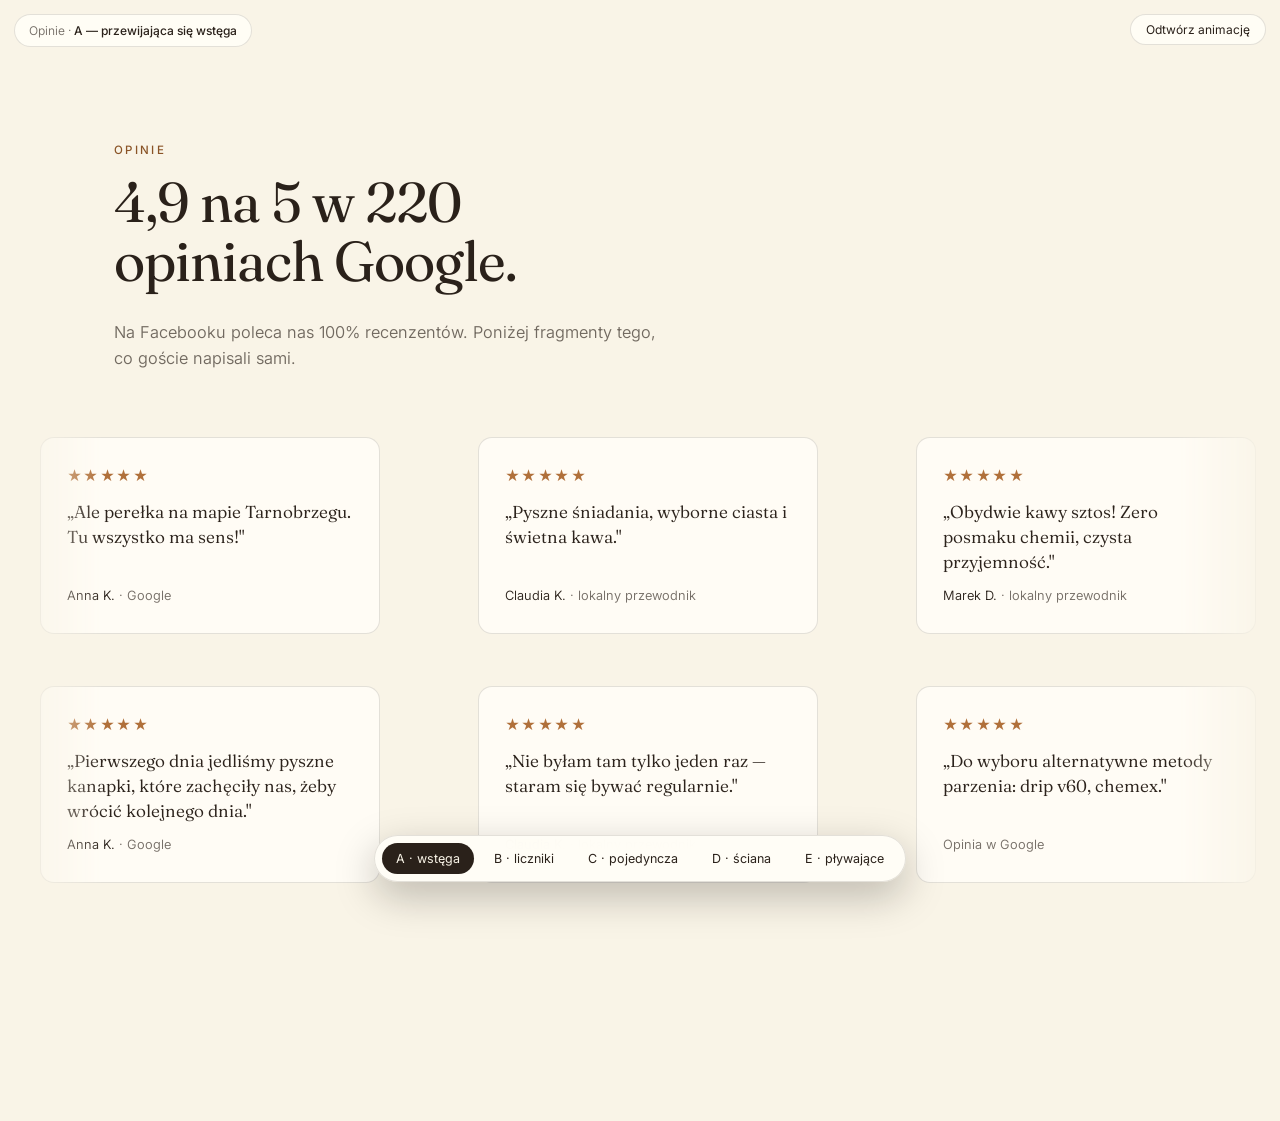
<file: prototyp/opinie.html>
<!doctype html>
<html lang="pl">
<head>
<meta charset="utf-8">
<meta name="viewport" content="width=device-width, initial-scale=1">
<title>Prototypy — sekcja „Opinie"</title>
<link rel="preconnect" href="https://fonts.googleapis.com">
<link rel="preconnect" href="https://fonts.gstatic.com" crossorigin>
<link href="https://fonts.googleapis.com/css2?family=Fraunces:ital,opsz,wght@0,9..144,300..600;1,9..144,300..500&family=Inter:wght@300..600&display=swap" rel="stylesheet">
<link rel="stylesheet" href="../assets/css/style.css?v=13">
<style>
.wybor{position:fixed;z-index:200;left:50%;transform:translateX(-50%);bottom:18px;display:flex;gap:6px;
  flex-wrap:wrap;justify-content:center;background:rgba(255,253,246,.97);backdrop-filter:blur(10px);
  border:1px solid var(--line);border-radius:100px;padding:7px;box-shadow:0 14px 40px rgba(20,14,10,.26)}
.wybor button{border:none;background:transparent;cursor:pointer;font-family:var(--sans);font-size:12.5px;
  color:var(--ink);padding:8px 14px;border-radius:100px;transition:background .2s,color .2s}
.wybor button[aria-pressed="true"]{background:var(--ink);color:var(--cream)}
.metka{position:fixed;z-index:200;top:14px;left:14px;background:rgba(255,253,246,.95);
  border:1px solid var(--line);border-radius:100px;padding:6px 14px;font-size:12px;color:var(--ink-mute)}
.metka b{color:var(--ink);font-weight:500}
.powtorz{position:fixed;z-index:200;top:14px;right:14px;border:1px solid var(--line);
  background:rgba(255,253,246,.95);border-radius:100px;padding:7px 15px;font-size:12px;cursor:pointer;
  font-family:var(--sans);color:var(--ink)}
body{padding-bottom:80px}
[data-w]{display:none}
[data-w].aktywny{display:block}

/* wspólne: karta opinii */
.op{background:var(--card);border:1px solid var(--line);border-radius:var(--r);padding:26px;
  display:flex;flex-direction:column;gap:12px}
.op__gw{color:var(--amber);letter-spacing:.1em;font-size:.9rem}
.op__txt{font-family:var(--serif);font-size:1.08rem;line-height:1.45;color:#2C231C;margin:0}
.op__kto{margin:auto 0 0;font-size:.8rem;color:var(--ink)}
.op__kto span{color:var(--ink-mute)}

/* ============ A — wstęga ============ */
.a-pas{overflow:hidden;-webkit-mask-image:linear-gradient(90deg,transparent,#000 8%,#000 92%,transparent);
  mask-image:linear-gradient(90deg,transparent,#000 8%,#000 92%,transparent)}
.a-tor{display:flex;gap:18px;width:max-content;animation:jedz 46s linear infinite}
.a-tor--wstecz{animation-direction:reverse;animation-duration:56s;margin-top:18px}
.a-pas:hover .a-tor{animation-play-state:paused}
.a-tor .op{width:340px;flex:none}
@keyframes jedz{from{transform:translateX(0)}to{transform:translateX(-50%)}}
@media (prefers-reduced-motion:reduce){ .a-tor{animation:none} }

/* ============ B — wjazd + liczniki ============ */
.b-licz{display:grid;grid-template-columns:repeat(auto-fit,minmax(180px,1fr));gap:28px;
  padding:30px 0;border-top:1px solid var(--line);border-bottom:1px solid var(--line);
  margin-bottom:clamp(34px,5vw,52px)}
.b-licz b{display:block;font-family:var(--serif);font-weight:400;font-size:2.8rem;line-height:1;
  color:var(--ink);font-variant-numeric:tabular-nums}
.b-licz span{font-size:.85rem;color:var(--ink-mute)}
.b-gwiazdki{display:block;line-height:1.2}
.b-gwiazdki i{font-style:normal;color:var(--amber);opacity:0;display:inline-block;
  transform:scale(.4) rotate(-25deg)}
.b-gwiazdki i.jest{opacity:1;transform:none;transition:opacity .35s ease,transform .5s cubic-bezier(.3,1.6,.5,1)}
.b-karty{display:grid;grid-template-columns:repeat(auto-fit,minmax(260px,1fr));gap:20px}
.b-karty .op{opacity:0;transform:translateY(28px)}
.b-karty .op.jest{opacity:1;transform:none;transition:opacity .7s ease,transform .8s cubic-bezier(.2,.9,.3,1)}
@media (prefers-reduced-motion:reduce){ .b-karty .op,.b-gwiazdki i{opacity:1;transform:none} }

/* ============ C — pojedyncza, przenikanie ============ */
.c-scena{position:relative;min-height:270px;margin-top:clamp(30px,4vw,48px)}
.c-slajd{position:absolute;inset:0;opacity:0;transform:translateY(14px);pointer-events:none;
  transition:opacity .7s ease,transform .8s cubic-bezier(.2,.9,.3,1);
  display:flex;flex-direction:column;align-items:center;text-align:center;justify-content:center;gap:16px}
.c-slajd.jest{opacity:1;transform:none;pointer-events:auto}
.c-cyt{font-family:var(--serif);font-style:italic;font-weight:300;
  font-size:clamp(1.4rem,3.2vw,2.3rem);line-height:1.3;margin:0;max-width:900px;text-wrap:balance}
.c-kto{font-size:.78rem;letter-spacing:.15em;text-transform:uppercase;color:var(--ink-mute)}
.c-kropki{display:flex;gap:8px;justify-content:center;margin-top:26px}
.c-kropki button{width:8px;height:8px;padding:0;border:none;border-radius:100px;cursor:pointer;
  background:rgba(42,33,26,.2);transition:width .3s,background .3s}
.c-kropki button[aria-selected="true"]{width:26px;background:var(--amber)}
.c-pasek{height:2px;background:var(--line);border-radius:2px;overflow:hidden;max-width:180px;margin:18px auto 0}
.c-pasek i{display:block;height:100%;width:0;background:var(--amber)}

/* ============ D — ściana kafli ============ */
.d-gora{display:flex;align-items:baseline;gap:18px;flex-wrap:wrap;margin-bottom:clamp(28px,4vw,44px)}
.d-ocena{font-family:var(--serif);font-weight:400;font-size:clamp(3.4rem,9vw,6rem);line-height:.9;
  letter-spacing:-.03em;color:var(--ink)}
.d-obok{font-size:.95rem;color:var(--ink-mute)}
.d-mur{columns:3;column-gap:18px}
@media (max-width:900px){ .d-mur{columns:2} }
@media (max-width:600px){ .d-mur{columns:1} }
.d-mur .op{break-inside:avoid;margin-bottom:18px;opacity:0;transform:scale(.94) translateY(20px)}
.d-mur .op.jest{opacity:1;transform:none;
  transition:opacity .5s ease,transform .75s cubic-bezier(.25,1.5,.45,1)}
@media (prefers-reduced-motion:reduce){ .d-mur .op{opacity:1;transform:none} }

/* ============ E — pływające zdjęcia wokół treści ============ */
.e-scena{position:relative;max-width:1180px;margin-inline:auto;
  padding:clamp(90px,13vw,150px) var(--pad);min-height:min(88vh,760px)}
/* Unoszenie siedzi na kontenerze, a wejście i powiększenie na warstwie
   wewnętrznej. Gdy jedno i drugie działało na obrazku wewnątrz kadru
   z overflow:hidden, ruch w górę odsłaniał pasek tła pod zdjęciem. */
.e-foto{position:absolute;margin:0;
  animation:unosi var(--czas,7s) ease-in-out var(--zwloka,0s) infinite alternate;
  will-change:transform}
.e-foto__in{display:block;width:100%;
  border-radius:14px;
  background:var(--card);border:1px solid var(--line);
  box-shadow:0 16px 38px rgba(42,33,26,.16);
  padding:16px 18px;
  opacity:0;transform:scale(.5);
  transition:opacity .5s ease, transform .75s cubic-bezier(.25,1.6,.45,1);
}
.e-foto.jest .e-foto__in{opacity:1;transform:scale(1)}
.e-foto:hover{z-index:20}
.e-foto.jest:hover .e-foto__in{transform:scale(1.05);transition:transform .3s ease}
.e-gw{display:block;color:var(--amber);font-size:.75rem;letter-spacing:.1em;margin-bottom:.5em}
.e-cyt{font-family:var(--serif);font-size:.95rem;line-height:1.38;color:#2C231C;margin:0 0 .7em}
.e-kto{font-size:.72rem;color:var(--ink);margin:0}
.e-kto span{color:var(--ink-mute)}
/* Kafle z samą liczbą — mniejsze, dla odmiany rytmu. */
.e-foto--licz .e-foto__in{text-align:center;padding:18px 16px}
.e-licz{display:block;font-family:var(--serif);font-weight:400;font-size:1.7rem;line-height:1;
  color:var(--ink);margin-bottom:.2em}
.e-licz-op{font-size:.72rem;color:var(--ink-mute);line-height:1.35}
@keyframes unosi{from{transform:translateY(0)}to{transform:translateY(var(--skok,-14px))}}
@media (prefers-reduced-motion:reduce){
  .e-foto{animation:none}
  .e-foto__in{opacity:1;transform:none;transition:none}
}
.e-tresc{position:relative;z-index:10;display:flex;flex-direction:column;
  align-items:center;text-align:center}
.e-plakietka{display:inline-block;border-radius:100px;background:rgba(42,33,26,.07);
  border:1px solid var(--line);padding:.4em 1em;font-size:.78rem;letter-spacing:.14em;
  text-transform:uppercase;color:var(--amber-ink);margin-bottom:1.2em}
.e-tytul{font-family:var(--serif);font-weight:400;
  font-size:clamp(2.1rem,5.2vw,3.9rem);line-height:1.04;letter-spacing:-.026em;
  margin:0 0 .4em;max-width:16ch;text-wrap:balance}
.e-opis{max-width:34rem;font-size:1.06rem;color:var(--ink-mute);margin:0 0 1.8em}
.e-cta{display:inline-flex;align-items:center;gap:.5em;padding:.85em 1.6em;
  border-radius:100px;background:var(--ink);color:var(--cream);text-decoration:none;
  font-size:.95rem;font-weight:500;transition:background .25s ease,transform .25s ease}
.e-cta:hover{background:#40332A;transform:translateY(-1px)}
.e-cta svg{transition:transform .25s ease}
.e-cta:hover svg{transform:translateX(3px)}
/* Na wąskim ekranie zostaje kilka zdjęć, reszta znika — inaczej wchodzą pod tekst. */
/* Kolejność ma znaczenie: reguły bazowe najpierw, media queries po nich —
   inaczej display:none dla szerokiego ekranu wygrywa i kafle nigdy nie wchodzą. */
.e-foto[data-mob="nie"]{display:none}
.e-foto[data-lg="tak"]{display:none}
.e-foto[data-mobonly]{display:block}
@media (min-width:760px){
  .e-foto[data-mob="nie"]{display:block}
  .e-foto[data-mobonly]{display:none}
}
@media (min-width:1100px){ .e-foto[data-lg="tak"]{display:block} }
</style>
</head>
<body>

<div class="metka">Opinie · <b id="metka-nazwa">A</b></div>
<button class="powtorz" id="powtorz" type="button">Odtwórz animację</button>

<!-- ================= A ================= -->
<section class="section section--cream aktywny" data-w="A">
  <div class="wrap">
    <p class="eyebrow">Opinie</p>
    <h2 class="h2" style="max-width:16ch">4,9 na 5 w&nbsp;220 opiniach Google.</h2>
    <p class="section__note" style="max-width:560px">Na Facebooku poleca nas 100% recenzentów. Poniżej fragmenty tego, co goście napisali sami.</p>
  </div>
  <div class="a-pas" style="margin-top:clamp(30px,4vw,48px)">
    <div class="a-tor" data-klon>
      <figure class="op"><span class="op__gw">★★★★★</span><p class="op__txt">„Ale perełka na mapie Tarnobrzegu. Tu wszystko ma sens!"</p><figcaption class="op__kto">Anna K. <span>· Google</span></figcaption></figure>
      <figure class="op"><span class="op__gw">★★★★★</span><p class="op__txt">„Pyszne śniadania, wyborne ciasta i świetna kawa."</p><figcaption class="op__kto">Claudia K. <span>· lokalny przewodnik</span></figcaption></figure>
      <figure class="op"><span class="op__gw">★★★★★</span><p class="op__txt">„Obydwie kawy sztos! Zero posmaku chemii, czysta przyjemność."</p><figcaption class="op__kto">Marek D. <span>· lokalny przewodnik</span></figcaption></figure>
      <figure class="op"><span class="op__gw">★★★★★</span><p class="op__txt">„Przytulne miejsce na kawę speciality i śniadanie. Espresso tonic idealne."</p><figcaption class="op__kto"><span>Opinia w Google</span></figcaption></figure>
    </div>
    <div class="a-tor a-tor--wstecz" data-klon>
      <figure class="op"><span class="op__gw">★★★★★</span><p class="op__txt">„Pierwszego dnia jedliśmy pyszne kanapki, które zachęciły nas, żeby wrócić kolejnego dnia."</p><figcaption class="op__kto">Anna K. <span>· Google</span></figcaption></figure>
      <figure class="op"><span class="op__gw">★★★★★</span><p class="op__txt">„Nie byłam tam tylko jeden raz — staram się bywać regularnie."</p><figcaption class="op__kto">Claudia K. <span>· lokalny przewodnik</span></figcaption></figure>
      <figure class="op"><span class="op__gw">★★★★★</span><p class="op__txt">„Do wyboru alternatywne metody parzenia: drip v60, chemex."</p><figcaption class="op__kto"><span>Opinia w Google</span></figcaption></figure>
      <figure class="op"><span class="op__gw">★★★★★</span><p class="op__txt">„Odskocznia od klasycznej kawy."</p><figcaption class="op__kto">Marek D. <span>· lokalny przewodnik</span></figcaption></figure>
    </div>
  </div>
</section>

<!-- ================= B ================= -->
<section class="section section--cream" data-w="B">
  <div class="wrap">
    <p class="eyebrow">Opinie</p>
    <h2 class="h2" style="max-width:16ch">Goście oceniają nas na&nbsp;4,9.</h2>

    <div class="b-licz">
      <div><b data-do="4,9" data-typ="ocena">0,0</b><span class="b-gwiazdki" data-gw></span><span>średnia w Google</span></div>
      <div><b data-do="220">0</b><span>opinii w Google</span></div>
      <div><b data-do="100" data-suf="%">0%</b><span>poleca na Facebooku</span></div>
    </div>

    <div class="b-karty">
      <figure class="op"><span class="op__gw">★★★★★</span><p class="op__txt">„Ale perełka na mapie Tarnobrzegu — tu wszystko ma sens! Pierwszego dnia jedliśmy pyszne kanapki, które zachęciły nas, żeby wrócić kolejnego dnia."</p><figcaption class="op__kto">Anna K. <span>· Google</span></figcaption></figure>
      <figure class="op"><span class="op__gw">★★★★★</span><p class="op__txt">„Zostawiam maksymalne oceny za wszystkie aspekty. Pyszne śniadania, wyborne ciasta i świetna kawa."</p><figcaption class="op__kto">Claudia K. <span>· lokalny przewodnik</span></figcaption></figure>
      <figure class="op"><span class="op__gw">★★★★★</span><p class="op__txt">„Caffè latte malinowe i słony karmel — obydwie kawy sztos. Zero posmaku chemii, odskocznia od klasycznej kawy."</p><figcaption class="op__kto">Marek D. <span>· lokalny przewodnik</span></figcaption></figure>
      <figure class="op"><span class="op__gw">★★★★★</span><p class="op__txt">„Bardzo fajne, przytulne miejsce na kawę speciality i śniadanie. Do wyboru drip v60 i chemex. Espresso tonic idealne."</p><figcaption class="op__kto"><span>Opinia w Google</span></figcaption></figure>
    </div>
  </div>
</section>

<!-- ================= C ================= -->
<section class="section section--cream" data-w="C">
  <div class="wrap" style="text-align:center">
    <p class="eyebrow">Opinie</p>
    <h2 class="h2" style="max-width:20ch;margin-inline:auto">Tak o nas piszą.</h2>

    <div class="c-scena" id="c-scena">
      <div class="c-slajd jest">
        <span class="op__gw">★★★★★</span>
        <p class="c-cyt">„Ale perełka na mapie Tarnobrzegu — tu wszystko ma sens!"</p>
        <span class="c-kto">Anna K. · Google</span>
      </div>
      <div class="c-slajd">
        <span class="op__gw">★★★★★</span>
        <p class="c-cyt">„Pyszne śniadania, wyborne ciasta i świetna kawa. Staram się bywać regularnie."</p>
        <span class="c-kto">Claudia K. · lokalny przewodnik Google</span>
      </div>
      <div class="c-slajd">
        <span class="op__gw">★★★★★</span>
        <p class="c-cyt">„Obydwie kawy sztos! Zero posmaku chemii, czysta przyjemność i odskocznia od klasycznej kawy."</p>
        <span class="c-kto">Marek D. · lokalny przewodnik Google</span>
      </div>
      <div class="c-slajd">
        <span class="op__gw">★★★★★</span>
        <p class="c-cyt">„Przytulne miejsce na kawę speciality i śniadanie. Espresso tonic idealne."</p>
        <span class="c-kto">Opinia w Google</span>
      </div>
    </div>

    <div class="c-kropki" id="c-kropki"></div>
    <div class="c-pasek"><i id="c-pasek-fill"></i></div>
    <p class="section__note" style="margin-top:22px">4,9 ★ z 220 opinii · 100% poleca na Facebooku</p>
  </div>
</section>

<!-- ================= D ================= -->
<section class="section section--cream" data-w="D">
  <div class="wrap">
    <p class="eyebrow">Opinie</p>
    <div class="d-gora">
      <span class="d-ocena" data-do="4,9" data-typ="ocena">0,0</span>
      <span class="d-obok"><span class="b-gwiazdki" data-gw></span><br>z <b data-do="220">0</b> opinii w Google</span>
    </div>

    <div class="d-mur">
      <figure class="op"><span class="op__gw">★★★★★</span><p class="op__txt">„Ale perełka na mapie Tarnobrzegu — tu wszystko ma sens!"</p><figcaption class="op__kto">Anna K. <span>· Google</span></figcaption></figure>
      <figure class="op"><span class="op__gw">★★★★★</span><p class="op__txt">„Pierwszego dnia jedliśmy pyszne kanapki, które zachęciły nas, żeby wrócić kolejnego dnia. Sernik baskijski, hałka, matcha marakujowa."</p><figcaption class="op__kto">Anna K. <span>· Google</span></figcaption></figure>
      <figure class="op"><span class="op__gw">★★★★★</span><p class="op__txt">„Zostawiam maksymalne oceny za wszystkie aspekty."</p><figcaption class="op__kto">Claudia K. <span>· lokalny przewodnik</span></figcaption></figure>
      <figure class="op"><span class="op__gw">★★★★★</span><p class="op__txt">„Pyszne śniadania, wyborne ciasta i świetna kawa. Nie byłam tam tylko jeden raz — staram się bywać regularnie."</p><figcaption class="op__kto">Claudia K. <span>· lokalny przewodnik</span></figcaption></figure>
      <figure class="op"><span class="op__gw">★★★★★</span><p class="op__txt">„Caffè latte malinowe i słony karmel — obydwie kawy sztos. Zero posmaku chemii."</p><figcaption class="op__kto">Marek D. <span>· lokalny przewodnik</span></figcaption></figure>
      <figure class="op"><span class="op__gw">★★★★★</span><p class="op__txt">„Do wyboru alternatywne metody parzenia: drip v60, chemex. Espresso tonic idealne."</p><figcaption class="op__kto"><span>Opinia w Google</span></figcaption></figure>
    </div>
  </div>
</section>


<!-- ================= E ================= -->
<section class="section section--cream" data-w="E" style="padding:0">
  <div class="e-scena" id="e-scena">
    <figure class="e-foto" style="top:2%;left:1%;width:232px" data-mob="nie"><span class="e-foto__in"><span class="e-gw">★★★★★</span><p class="e-cyt">„Ale perełka na mapie Tarnobrzegu — tu wszystko ma sens!”</p><p class="e-kto">Anna K. <span>· Google</span></p></span></figure>
    <figure class="e-foto e-foto--licz" style="top:6%;left:27%;width:132px" data-mob="nie" data-lg="tak"><span class="e-foto__in"><span class="e-licz">4,9 ★</span><span class="e-licz-op">średnia z 220 opinii</span></span></figure>
    <figure class="e-foto" style="top:3%;right:2%;width:236px" data-mob="nie"><span class="e-foto__in"><span class="e-gw">★★★★★</span><p class="e-cyt">„Pyszne śniadania, wyborne ciasta i świetna kawa.”</p><p class="e-kto">Claudia K. <span>· lokalny przewodnik</span></p></span></figure>
    <figure class="e-foto" style="top:40%;left:0;width:224px" data-mob="nie"><span class="e-foto__in"><span class="e-gw">★★★★★</span><p class="e-cyt">„Obydwie kawy sztos! Zero posmaku chemii, czysta przyjemność.”</p><p class="e-kto">Marek D. <span>· lokalny przewodnik</span></p></span></figure>
    <figure class="e-foto e-foto--licz" style="top:44%;right:1%;width:126px" data-mob="nie" data-lg="tak"><span class="e-foto__in"><span class="e-licz">100%</span><span class="e-licz-op">poleca na Facebooku</span></span></figure>
    <figure class="e-foto" style="bottom:4%;left:12%;width:240px" data-mob="nie"><span class="e-foto__in"><span class="e-gw">★★★★★</span><p class="e-cyt">„Przytulne miejsce na kawę speciality. Espresso tonic idealne.”</p><p class="e-kto"><span>opinia w Google</span></p></span></figure>
    <figure class="e-foto" style="bottom:6%;right:8%;width:228px" data-mob="nie"><span class="e-foto__in"><span class="e-gw">★★★★★</span><p class="e-cyt">„Pierwszego dnia jedliśmy pyszne kanapki — wróciliśmy kolejnego dnia.”</p><p class="e-kto">Anna K. <span>· Google</span></p></span></figure>
    <figure class="e-foto" style="top:2%;left:2%;width:190px" data-mobonly><span class="e-foto__in"><span class="e-gw">★★★★★</span><p class="e-cyt">„Ale perełka na mapie Tarnobrzegu!”</p><p class="e-kto">Anna K. <span>· Google</span></p></span></figure>
    <figure class="e-foto" style="bottom:3%;right:2%;width:196px" data-mobonly><span class="e-foto__in"><span class="e-gw">★★★★★</span><p class="e-cyt">„Pyszne śniadania, wyborne ciasta i świetna kawa.”</p><p class="e-kto">Claudia K. <span>· Google</span></p></span></figure>

    <div class="e-tresc">
      <span class="e-plakietka">Opinie</span>
      <h2 class="e-tytul">Goście wracają. I&nbsp;piszą, dlaczego.</h2>
      <p class="e-opis">4,9 na 5 w 220 opiniach Google, 100% poleceń na Facebooku. Za każdą oceną stoi kawa, śniadanie albo kawałek sernika.</p>
      <a class="e-cta" href="https://www.google.com/maps/place/CIEkawa+KAWIARNIA/@50.5705876,21.6706132,17z" target="_blank" rel="noopener">
        Przeczytaj opinie
        <svg width="17" height="17" viewBox="0 0 24 24" fill="none" stroke="currentColor" stroke-width="2" aria-hidden="true"><path stroke-linecap="round" stroke-linejoin="round" d="M5 12h14m0 0l-6-6m6 6l-6 6"/></svg>
      </a>
    </div>
  </div>
</section>

<nav class="wybor" aria-label="Wybór wariantu">
  <button type="button" data-cel="A" aria-pressed="true">A · wstęga</button>
  <button type="button" data-cel="B" aria-pressed="false">B · liczniki</button>
  <button type="button" data-cel="C" aria-pressed="false">C · pojedyncza</button>
  <button type="button" data-cel="D" aria-pressed="false">D · ściana</button>
  <button type="button" data-cel="E" aria-pressed="false">E · pływające</button>
</nav>

<script>
(function(){
  var maloRuchu = matchMedia('(prefers-reduced-motion: reduce)').matches;

  /* Wstęga: duplikujemy zawartość toru, żeby przewijanie o -50% wracało
     dokładnie w to samo miejsce i pętla nie miała szwu. */
  document.querySelectorAll('[data-klon]').forEach(function(tor){
    tor.innerHTML += tor.innerHTML;
  });

  /* Licznik: 4,9 z przecinkiem, 220 i 100% jako liczby całkowite. */
  function licz(el){
    var cel = el.dataset.do, suf = el.dataset.suf || '';
    var ocena = el.dataset.typ === 'ocena';
    var koniec = parseFloat(cel.replace(',', '.'));
    if (maloRuchu){ el.textContent = cel + suf; return; }
    var t0 = null, czas = 1100, gotowe = false;
    function krok(ts){
      if(!t0) t0 = ts;
      var p = Math.min(1, (ts - t0) / czas);
      var e = 1 - Math.pow(1 - p, 3);          /* wyhamowanie */
      var v = koniec * e;
      el.textContent = (ocena ? v.toFixed(1).replace('.', ',') : Math.round(v)) + suf;
      if(p < 1) requestAnimationFrame(krok); else gotowe = true;
    }
    requestAnimationFrame(krok);
    /* Gdy karta jest w tle, requestAnimationFrame nie chodzi i liczba zostałaby
       na zerze. Po czasie z zapasem wpisujemy wartość docelową. */
    setTimeout(function(){ if(!gotowe) el.textContent = cel + suf; }, czas + 900);
  }

  function gwiazdki(el){
    el.innerHTML = '';
    for(var i=0;i<5;i++){
      var s = document.createElement('i'); s.textContent='★'; el.appendChild(s);
    }
    [].forEach.call(el.children, function(s,i){
      setTimeout(function(){ s.classList.add('jest'); }, maloRuchu ? 0 : 260 + i*110);
    });
  }

  /* Wejście elementów przy pokazaniu wariantu — z opóźnieniem kaskadowym. */
  function ozyw(sekcja){
    sekcja.querySelectorAll('.jest').forEach(function(e){
      if(!e.classList.contains('c-slajd')) e.classList.remove('jest');
    });
    sekcja.querySelectorAll('[data-do]').forEach(licz);
    sekcja.querySelectorAll('[data-gw]').forEach(gwiazdki);
    /* E: każde zdjęcie dostaje własne tempo i skok, żeby unosiły się
       niezależnie, a nie zgodnym chórem. */
    sekcja.querySelectorAll('.e-foto').forEach(function(f,i){
      f.classList.remove('jest');
      f.style.setProperty('--czas', (5 + (i % 5) * 0.9).toFixed(1) + 's');
      f.style.setProperty('--zwloka', (-(i * 0.7)).toFixed(1) + 's');
      f.style.setProperty('--skok', (-(7 + (i % 4) * 3)) + 'px');
      setTimeout(function(){ f.classList.add('jest'); }, maloRuchu ? 0 : 90 + i * 85);
    });

    var karty = sekcja.querySelectorAll('.b-karty .op, .d-mur .op');
    karty.forEach(function(k,i){
      k.classList.remove('jest');
      setTimeout(function(){ k.classList.add('jest'); }, maloRuchu ? 0 : 120 + i*90);
    });
  }

  /* C — pojedyncza opinia z paskiem postępu */
  var cIdx = 0, cTimer = null, cRaf = null;
  var cSlajdy = [].slice.call(document.querySelectorAll('#c-scena .c-slajd'));
  var cKropki = document.getElementById('c-kropki');
  var cFill = document.getElementById('c-pasek-fill');
  var C_CZAS = 5000;
  cSlajdy.forEach(function(_,i){
    var b=document.createElement('button'); b.type='button';
    b.setAttribute('aria-label','Opinia '+(i+1));
    b.addEventListener('click',function(){ cPokaz(i); cStart(); });
    cKropki.appendChild(b);
  });
  function cPokaz(i){
    cIdx = (i + cSlajdy.length) % cSlajdy.length;
    cSlajdy.forEach(function(s,j){ s.classList.toggle('jest', j===cIdx); });
    [].forEach.call(cKropki.children,function(b,j){ b.setAttribute('aria-selected', j===cIdx?'true':'false'); });
  }
  function cStart(){
    clearTimeout(cTimer); cancelAnimationFrame(cRaf);
    if(maloRuchu) return;
    var t0=null;
    (function tik(ts){
      if(!t0) t0=ts;
      var p=Math.min(1,(ts-t0)/C_CZAS);
      cFill.style.width=(p*100)+'%';
      if(p<1) cRaf=requestAnimationFrame(tik);
      else { cPokaz(cIdx+1); cStart(); }
    })(performance.now());
  }

  var przyciski=[].slice.call(document.querySelectorAll('.wybor button'));
  var nazwy={A:'A — przewijająca się wstęga',B:'B — liczniki i wjeżdżające karty',
             C:'C — jedna opinia naraz',D:'D — ściana kafli',E:'E — pływające zdjęcia wokół treści'};
  function pokaz(c){
    document.querySelectorAll('[data-w]').forEach(function(s){s.classList.toggle('aktywny',s.dataset.w===c)});
    przyciski.forEach(function(x){x.setAttribute('aria-pressed',x.dataset.cel===c?'true':'false')});
    document.getElementById('metka-nazwa').textContent=nazwy[c];
    window.scrollTo(0,0);
    var akt=document.querySelector('[data-w="'+c+'"]');
    ozyw(akt);
    if(c==='C'){ cPokaz(0); cStart(); } else { clearTimeout(cTimer); cancelAnimationFrame(cRaf); }
  }
  przyciski.forEach(function(x){x.addEventListener('click',function(){pokaz(x.dataset.cel)})});
  document.getElementById('powtorz').addEventListener('click',function(){
    pokaz(document.querySelector('.wybor button[aria-pressed="true"]').dataset.cel);
  });
  document.addEventListener('keydown',function(e){
    var i=przyciski.findIndex(function(x){return x.getAttribute('aria-pressed')==='true'});
    if(e.key==='ArrowRight')pokaz(przyciski[(i+1)%przyciski.length].dataset.cel);
    if(e.key==='ArrowLeft')pokaz(przyciski[(i-1+przyciski.length)%przyciski.length].dataset.cel);
  });
  pokaz('A');
})();
</script>
</body>
</html>
</file>
<file: assets/css/style.css>
/* ===========================================================
   CIEkawa Kawiarnia — Tarnobrzeg
   Motyw jasny. Krem strony to dokładny kolor tła z pliku logo,
   dzięki czemu logo siada na swoim własnym tle bez przefarbowywania.
   =========================================================== */

:root{
  --cream:#F9F4E7;      /* tło strony = tło logo */
  --tint:#F2EAD8;       /* sekcje przeplatane */
  --card:#FFFCF5;
  --ink:#2A211A;
  --ink-mute:rgba(42,33,26,.66);
  --ink-soft:rgba(42,33,26,.5);
  --line:rgba(42,33,26,.13);

  --amber:#B0703A;      /* grafika, ikony */
  --amber-ink:#8A5427;  /* drobny tekst akcentowy — ciemniejszy dla kontrastu */
  --matcha:#6E8B5A;

  --sans:"Inter",-apple-system,BlinkMacSystemFont,"Segoe UI",Roboto,sans-serif;
  --serif:"Fraunces",Georgia,"Times New Roman",serif;

  --wrap:1180px;
  --pad:clamp(20px,5vw,64px);
  --r:14px;
}

*,*::before,*::after{box-sizing:border-box}
html{scroll-behavior:smooth;-webkit-text-size-adjust:100%;
  /* Siatka bezpieczeństwa: nic nie może poszerzyć strony na telefonie. */
  overflow-x:hidden;overflow-x:clip}
body{
  margin:0;
  background:var(--cream);
  color:var(--ink);
  font-family:var(--sans);
  font-size:17px;
  line-height:1.62;
  font-weight:350;
  -webkit-font-smoothing:antialiased;
  overflow-x:hidden;
}
img,video,canvas,iframe{display:block;max-width:100%}
a{color:inherit}

.sr-only{position:absolute;width:1px;height:1px;padding:0;margin:-1px;overflow:hidden;clip:rect(0 0 0 0);white-space:nowrap;border:0}
.skip{position:absolute;left:-9999px;top:0;z-index:200;background:var(--ink);color:var(--cream);padding:12px 18px;border-radius:0 0 10px 0}
.skip:focus{left:0}

.wrap{width:100%;max-width:var(--wrap);margin-inline:auto;padding-inline:var(--pad)}

/* ---------- typografia ---------- */
.h2{
  font-family:var(--serif);font-weight:400;
  font-size:clamp(2rem,4.6vw,3.5rem);line-height:1.06;letter-spacing:-.018em;
  margin:.1em 0 .5em;text-wrap:balance;color:var(--ink);
}
.eyebrow{
  font-size:.72rem;letter-spacing:.2em;text-transform:uppercase;font-weight:500;
  color:var(--amber-ink);margin:0 0 1.1em;
}
.lead{font-size:1.18rem;line-height:1.55}

/* ---------- przyciski ---------- */
.btn{
  display:inline-flex;align-items:center;justify-content:center;gap:.5em;
  font-size:.94rem;font-weight:500;text-decoration:none;
  padding:.82em 1.5em;border-radius:100px;border:1px solid transparent;
  transition:background .25s ease,color .25s ease,border-color .25s ease;
  white-space:nowrap;
}
/* Ciemny przycisk na kremie daje mocniejszy kontrast niż bursztyn na bursztynie. */
.btn--solid{background:var(--ink);color:var(--cream);border-color:var(--ink)}
.btn--solid:hover{background:#40332A;border-color:#40332A}
.btn--ghost{border-color:rgba(42,33,26,.28);color:var(--ink)}
.btn--ghost:hover{border-color:var(--ink);background:rgba(42,33,26,.05)}
.btn--pill{background:var(--ink);color:var(--cream);padding:.62em 1.25em;font-size:.86rem}
.btn--pill:hover{background:#40332A}

/* ===========================================================
   EKRAN STARTOWY
   =========================================================== */
:root{
  --logo-zanik:280ms;         /* jak szybko gaśnie logo */
  --logo-wyprzedzenie:160ms;  /* o ile wcześniej znika, niż rusza zasłona */
  --rozsuwanie:1000ms;
}
/* Domyślnie ukryty. Pokazuje go dopiero klasa dopisana przez skrypt,
   więc bez JS strona po prostu startuje bez ekranu powitalnego. */
.splash{display:none}
/* Widoczność i blokada scrolla to osobne klasy: blokadę zdejmujemy na starcie
   wyjścia, a widoczność dopiero po animacji — inaczej zasłona znikałaby
   natychmiast i nie byłoby czego oglądać. */
.splash-lock{overflow:hidden}
.splash-on .splash{
  display:flex;flex-direction:column;align-items:center;justify-content:center;gap:26px;
  position:fixed;inset:0;z-index:999;
}
/* Dwie połowy tła rozjeżdżają się na wyjściu i odsłaniają hero.
   Ruszają z opóźnieniem, żeby logo zdążyło zejść pierwsze. */
.splash__panel{
  position:absolute;left:0;width:100%;height:50.2%;
  background:var(--cream);
  transition:transform var(--rozsuwanie) cubic-bezier(.76,0,.24,1) var(--logo-wyprzedzenie);
}
.splash__panel--top{top:0}
.splash__panel--bot{bottom:0}

/* Wejście przez klasę, nie przez @keyframes z forwards. Animacja z fill-mode
   nadpisuje opacity ustawiane przejściem, przez co logo nie dawało się wygasić
   i wisiało nad odsłoniętą stroną aż do display:none. */
.splash__mark{
  position:relative;z-index:2;
  display:inline-block;
  opacity:0;transform:scale(.94);
}
.splash-on .splash.is-in .splash__mark{
  opacity:1;transform:scale(1);
  transition:opacity .8s cubic-bezier(.22,1,.36,1),
             transform .8s cubic-bezier(.22,1,.36,1);
}
.splash__ghost,.splash__fill{
  display:block;font-family:var(--serif);font-weight:400;
  font-size:clamp(2.6rem,8vw,4.6rem);line-height:1;letter-spacing:.14em;
  color:var(--ink);white-space:nowrap;
}
.splash__ghost{opacity:.11}
/* Pełne logo przycięte od dołu — rośnie jak nalewana kawa. */
.splash__fillwrap{
  position:absolute;left:0;bottom:0;width:100%;height:0;
  overflow:hidden;
  transition:height .45s cubic-bezier(.33,1,.68,1);
}
.splash__fill{position:absolute;left:0;bottom:0}

.splash__label{
  position:relative;z-index:2;
  font-size:.66rem;letter-spacing:.24em;text-transform:uppercase;
  color:var(--ink-soft);
  transition:opacity var(--logo-zanik) ease;
}

/* Reguła wyjścia stoi po regule wejścia (ta sama specyficzność — wygrywa
   późniejsza) i sama narzuca krótszy czas, inaczej odziedziczyłaby 0,8 s. */
.splash.is-out .splash__panel--top{transform:translateY(-100%)}
.splash.is-out .splash__panel--bot{transform:translateY(100%)}
.splash-on .splash.is-out .splash__mark{
  opacity:0;transform:scale(1.06);
  transition:opacity var(--logo-zanik) ease,
             transform var(--logo-zanik) cubic-bezier(.4,0,.2,1);
}
.splash.is-out .splash__label{opacity:0}

@media (prefers-reduced-motion:reduce){
  .splash__panel,.splash__mark,.splash__fillwrap,.splash__label{transition-duration:.01ms}
}

/* ===========================================================
   NAV
   =========================================================== */
.nav{
  position:fixed;inset:0 0 auto 0;z-index:120;
  display:flex;align-items:center;gap:24px;
  padding:14px var(--pad);
  border-bottom:1px solid transparent;
  transition:background .35s ease,backdrop-filter .35s ease,border-color .35s ease;
}
.nav.is-stuck{
  background:rgba(249,244,231,.86);
  backdrop-filter:saturate(150%) blur(14px);
  -webkit-backdrop-filter:saturate(150%) blur(14px);
  border-bottom-color:var(--line);
}
.nav__brand{
  display:flex;align-items:center;gap:9px;
  text-decoration:none;font-family:var(--serif);font-size:1.22rem;letter-spacing:-.01em;
  color:var(--ink);
  /* Odpycha linki i przycisk do prawej. Przez chwilę robił to blok ikon
     społecznościowych, a po jego usunięciu menu zbiło się w lewo. */
  margin-right:auto;
}
/* Zanim nawigacja się przyklei, leży na wideo — wtedy jasna.
   Po przyklejeniu ma kremowe tło, więc logo wraca do swojego koloru. */
.nav:not(.is-stuck) .nav__brand,
.nav:not(.is-stuck) .nav__links a{color:var(--cream)}
.nav:not(.is-stuck) .nav__mark{color:#F2DFC6}
.nav:not(.is-stuck) .btn--pill{background:var(--cream);color:var(--ink)}
.nav__mark{color:var(--amber-ink);font-weight:600}
.nav__word{font-weight:300}
.nav__links{display:flex;gap:26px}
.nav__links a{text-decoration:none;font-size:.9rem;color:var(--ink-mute);transition:color .2s ease}
.nav__links a:hover{color:var(--ink)}
@media (max-width:760px){
  .nav__links{gap:0}
  .nav__links a:not([href="#menu"]){display:none}
  .nav__links a{font-size:.86rem;color:var(--ink);padding:12px 8px;margin:-12px 0}
  .nav{gap:16px}
}

/* ===========================================================
   HERO — wideo na cały ekran, w naturalnym kolorze
   =========================================================== */
.hero{
  /* Przyklejone, żeby hero 2 mogło na nie wjechać przy scrollu. */
  position:sticky;top:0;
  height:100svh;
  display:flex;flex-direction:column;justify-content:center;
  padding:clamp(90px,13vh,140px) 0 clamp(80px,14vh,150px);
  background:#141010;
  overflow:hidden;
}
.hero__video{
  position:absolute;inset:0;
  width:100%;height:100%;object-fit:cover;
}
/* Kadr zostaje w swoim kolorze — przyciemniamy tylko miękką poświatą pod samym
   napisem. To wideo jest jasne, więc bez niej kremowy tekst schodzi na jasnych
   ujęciach do kontrastu 2,0; z nią trzyma 5,2 w najgorszym przypadku.
   Górny pas dokłada czytelności nawigacji, dolny styka hero z kremową sekcją. */
.hero__scrim{
  position:absolute;inset:0;pointer-events:none;
  background:
    radial-gradient(62% 46% at 50% 47%,
      rgba(14,10,8,.62) 0%,
      rgba(14,10,8,.42) 46%,
      rgba(14,10,8,.12) 78%,
      rgba(14,10,8,0) 100%),
    linear-gradient(180deg,
      rgba(14,10,8,.42) 0%,
      rgba(14,10,8,0) 18%,
      rgba(14,10,8,0) 88%,
      rgba(14,10,8,.34) 100%);
}
.hero__inner{
  position:relative;z-index:2;
  will-change:opacity,transform;
  text-align:center;display:flex;flex-direction:column;align-items:center;
  color:var(--cream);
}
.hero .eyebrow{color:#F2DFC6;text-shadow:0 1px 18px rgba(10,7,5,.6)}
.hero__title{
  font-family:var(--serif);font-weight:400;color:var(--cream);
  font-size:clamp(2.4rem,6.6vw,4.8rem);line-height:1.02;letter-spacing:-.028em;
  margin:0 0 .34em;text-wrap:balance;
  text-shadow:0 2px 30px rgba(10,7,5,.55);
}
.hero__sub{
  margin:0 auto;max-width:560px;
  font-size:clamp(1rem,1.6vw,1.14rem);color:rgba(249,244,231,.9);
  text-shadow:0 1px 20px rgba(10,7,5,.6);
}
/* Przyciemnienie na szwie pętli wideo. */
.hero__dip{
  position:absolute;inset:0;pointer-events:none;
  background:#0E0A08;opacity:0;
}

.hero__hint{
  position:absolute;left:50%;bottom:20px;transform:translateX(-50%);
  display:flex;flex-direction:column;align-items:center;gap:8px;
  font-size:.72rem;letter-spacing:.22em;text-transform:uppercase;
  color:rgba(249,244,231,.75);text-decoration:none;z-index:3;
}
.hero__hint i{display:block;width:1px;height:30px;background:linear-gradient(rgba(249,244,231,.75),transparent);animation:drip 2.2s ease-in-out infinite}
@keyframes drip{0%,100%{transform:scaleY(.4);opacity:.3;transform-origin:top}50%{transform:scaleY(1);opacity:.85;transform-origin:top}}

/* ===========================================================
   HERO 2 — marka
   =========================================================== */
.hero2{
  position:relative;z-index:5;
  min-height:100svh;
  display:flex;flex-direction:column;justify-content:center;
  padding:clamp(96px,14vh,150px) 0 clamp(84px,14vh,150px);
  background:var(--cream);
  border-radius:clamp(20px,3vw,34px) clamp(20px,3vw,34px) 0 0;
  box-shadow:0 -28px 70px rgba(20,14,10,.42);
}
.hero2__inner{text-align:center;display:flex;flex-direction:column;align-items:center}
/* Pełna skala logo na jego własnym kremie — bez filtra. */
.hero2__znak{
  font-family:var(--serif);font-weight:400;
  font-size:clamp(3rem,9vw,5.4rem);line-height:1;letter-spacing:.16em;
  margin:0;color:var(--ink);
}
.hero2__znak-pod{
  font-size:.76rem;letter-spacing:.34em;text-transform:uppercase;
  color:var(--amber-ink);margin:.7em 0 clamp(24px,4vh,42px);
}
.hero2__claim{
  font-family:var(--serif);font-weight:400;
  font-size:clamp(1.9rem,4.6vw,3.2rem);line-height:1.08;letter-spacing:-.022em;
  margin:0 0 .5em;text-wrap:balance;color:var(--ink);
}
.hero2__sub{margin:0 auto;max-width:600px;font-size:clamp(1rem,1.6vw,1.12rem);color:var(--ink-mute)}
.hero2__facts{
  list-style:none;padding:0;margin:clamp(34px,5vh,56px) 0 0;
  display:grid;grid-template-columns:repeat(3,minmax(0,1fr));gap:24px 32px;
  width:min(720px,100%);
}
@media (max-width:640px){ .hero2__facts{grid-template-columns:1fr;gap:18px} }
.hero2__facts li{display:flex;flex-direction:column;gap:.2em}
.hero2__facts b{font-family:var(--serif);font-weight:400;font-size:1.5rem;color:var(--ink);line-height:1}
.hero2__facts span{font-size:.85rem;color:var(--ink-mute)}
.hero2__hint{
  position:absolute;left:50%;bottom:20px;transform:translateX(-50%);
  display:flex;flex-direction:column;align-items:center;gap:8px;
  font-size:.72rem;letter-spacing:.22em;text-transform:uppercase;
  color:var(--ink-soft);text-decoration:none;
}
.hero2__hint i{display:block;width:1px;height:30px;background:linear-gradient(var(--ink-soft),transparent);animation:drip 2.2s ease-in-out infinite}

/* ===========================================================
   POJAWIANIE SIĘ PRZY PRZEWIJANIU
   =========================================================== */
/* Klasę .wjazd dokłada skrypt tuż przed obserwacją, nie ma jej w HTML.
   Dzięki temu przy wyłączonym JS nic się nie chowa i strona wygląda
   normalnie — animacja jest dodatkiem, nie warunkiem widoczności. */
.wjazd{
  opacity:0;
  transform:translate3d(0,26px,0);
  transition:opacity .7s ease var(--zw,0ms),
             transform .85s cubic-bezier(.2,.9,.3,1) var(--zw,0ms);
  will-change:opacity,transform;
}
.wjazd.jest{opacity:1;transform:none}
@media (prefers-reduced-motion:reduce){
  .wjazd{opacity:1;transform:none;transition:none}
}

/* ===========================================================
   SEKCJE
   =========================================================== */
.section{padding:clamp(80px,11vw,150px) 0;position:relative}
.section--cream{background:var(--cream)}
.section--tint{background:var(--tint)}
.section__head{max-width:660px;margin-bottom:clamp(44px,6vw,72px)}
.section__note{color:var(--ink-mute);font-size:1.02rem;margin:0}

.grid-2{
  display:grid;grid-template-columns:minmax(0,.85fr) minmax(0,1.15fr);
  gap:clamp(32px,6vw,88px);align-items:start;
}
@media (max-width:860px){ .grid-2{grid-template-columns:1fr} }

/* --- O nas: trzy pytania do właścicieli --- */
.rozmowa__naglowek{max-width:15ch}
.rozmowa{
  margin-top:clamp(32px,4vw,56px);
  display:flex;flex-direction:column;gap:clamp(30px,4vw,56px);
}
/* Zdjęcia na przemian: nieparzyste po lewej, parzyste po prawej. */
.rozmowa__poz{
  display:grid;grid-template-columns:minmax(0,.75fr) minmax(0,1.25fr);
  gap:clamp(24px,4vw,54px);align-items:center;
}
.rozmowa__poz:nth-child(even){grid-template-columns:minmax(0,1.25fr) minmax(0,.75fr)}
.rozmowa__poz:nth-child(even) .rozmowa__foto{order:2}
@media (max-width:800px){
  .rozmowa__poz,.rozmowa__poz:nth-child(even){grid-template-columns:1fr}
  .rozmowa__poz:nth-child(even) .rozmowa__foto{order:0}
}
.rozmowa__foto{margin:0}
.rozmowa__foto img{
  width:100%;height:clamp(200px,26vw,300px);object-fit:cover;
  border-radius:var(--r);box-shadow:0 18px 44px rgba(42,33,26,.16);
}
.rozmowa__pyt{
  font-family:var(--serif);font-weight:400;
  font-size:clamp(1.35rem,2.6vw,1.9rem);line-height:1.2;letter-spacing:-.015em;
  margin:0 0 .55em;color:var(--ink);
}
.rozmowa__pyt::before{content:"— ";color:var(--amber)}
.rozmowa__odp{margin:0 0 .9em;color:var(--ink-mute);line-height:1.65}
.rozmowa__kto{
  margin:0;font-size:.76rem;letter-spacing:.15em;text-transform:uppercase;
  color:var(--amber-ink);
}

/* --- Menu: karuzela 3D (coverflow) --- */
.cf{
  position:relative;
  width:100%;
  padding:8px 0 4px;
  user-select:none;
  /* Boczne karty wychodzą poza ekran z założenia. Bez przycięcia mobilny Chrome
     poszerza pod nie cały widok strony (375 px robiło się 634) i oddala stronę.
     clip zamiast hidden: nie tworzy kontenera przewijania i nie ucina cieni w pionie. */
  overflow-x:hidden;
  overflow-x:clip;
}
.cf__stage{
  position:relative;
  height:clamp(400px,58vh,520px);
  display:flex;align-items:center;justify-content:center;
  perspective:1400px;
  margin-bottom:30px;
}
.cf__card{
  position:absolute;
  width:clamp(232px,26vw,330px);
  aspect-ratio:33/50;
  border-radius:18px;overflow:hidden;
  background:#171311;
  border:1px solid rgba(42,33,26,.12);
  transform-origin:center center;
  /* Jedno przejście na wszystko, co ustawia skrypt. */
  transition:transform .8s cubic-bezier(.25,1,.5,1),
             opacity .8s cubic-bezier(.25,1,.5,1),
             filter .8s cubic-bezier(.25,1,.5,1),
             box-shadow .8s ease;
  will-change:transform,opacity;
}
.cf__card img{position:absolute;inset:0;width:100%;height:100%;object-fit:cover}
/* Zdjęcia bywają jasne, a napisy są białe — stąd przyciemnienie od dołu. */
.cf__veil{
  position:absolute;inset:0;pointer-events:none;
  background:linear-gradient(180deg,
    rgba(0,0,0,.42) 0%, rgba(0,0,0,.08) 26%,
    rgba(0,0,0,.68) 60%, rgba(0,0,0,.94) 100%);
}
.cf__body{
  position:relative;z-index:2;
  width:100%;height:100%;
  padding:20px 18px 22px;
  display:flex;flex-direction:column;justify-content:space-between;
  text-align:center;color:#fff;
  opacity:0;transform:translateY(16px);
  transition:opacity .5s ease,transform .5s ease;
  pointer-events:none;
}
.cf__card.is-center .cf__body{opacity:1;transform:translateY(0);pointer-events:auto}
.cf__tag{
  align-self:flex-end;
  font-size:.76rem;font-weight:600;letter-spacing:.06em;
  color:rgba(255,255,255,.92);text-shadow:0 2px 6px rgba(0,0,0,.85);
}
.cf__foot{display:flex;flex-direction:column;align-items:center;gap:3px;margin-top:auto}
.cf__foot h3{
  font-family:var(--serif);font-weight:400;
  font-size:1.6rem;line-height:1.1;margin:0;color:#fff;
  text-shadow:0 3px 12px rgba(0,0,0,.95);
}
.cf__line2{
  font-size:.95rem;color:#F3F0EA;line-height:1.25;
  text-shadow:0 3px 10px rgba(0,0,0,.9);
}
.cf__rule{display:block;width:34px;height:2px;background:var(--amber);border-radius:2px;margin:8px auto 6px}
.cf__foot p{
  font-size:.85rem;line-height:1.36;margin:0 0 12px;max-width:270px;
  color:rgba(255,255,255,.92);text-shadow:0 2px 8px rgba(0,0,0,.9);
}
.cf__cta{
  display:inline-flex;align-items:center;gap:6px;
  padding:8px 18px;border-radius:100px;
  background:var(--cream);color:var(--ink);
  font-size:.74rem;font-weight:600;letter-spacing:.1em;text-transform:uppercase;
  text-decoration:none;
  transition:background .2s ease,transform .2s ease;
}
.cf__cta:hover{background:#fff;transform:translateY(-1px)}

.cf__nav{
  position:absolute;top:calc(50% - 22px);transform:translateY(-50%);
  width:46px;height:46px;border-radius:50%;
  background:var(--cream);border:1px solid var(--line);color:var(--ink);
  display:flex;align-items:center;justify-content:center;
  cursor:pointer;z-index:40;
  box-shadow:0 8px 24px rgba(42,33,26,.16);
  transition:background .2s ease,transform .2s ease;
}
.cf__nav:hover{background:#fff;transform:translateY(-50%) scale(1.06)}
.cf__nav:focus-visible{outline:2px solid var(--amber);outline-offset:3px}
.cf__nav--prev{left:max(16px,calc(50% - 620px))}
.cf__nav--next{right:max(16px,calc(50% - 620px))}

.cf__dots{display:flex;align-items:center;justify-content:center;gap:12px}
.cf__dots button{
  position:relative;
  height:8px;width:8px;padding:0;border:none;border-radius:100px;
  background:rgba(42,33,26,.22);cursor:pointer;
  transition:width .3s ease,background .3s ease;
}
/* Niewidoczne powiększenie pola dotyku do ~36 px — kropka zostaje mała. */
.cf__dots button::after{content:"";position:absolute;inset:-14px -6px}
.cf__dots{gap:12px}
.cf__dots button[aria-selected="true"]{width:28px;background:var(--amber)}
.cf__dots button:focus-visible{outline:2px solid var(--amber);outline-offset:3px}

.menu__foot{margin:2.6em 0 0;font-size:.94rem;color:var(--ink-mute);max-width:640px}
.menu__foot a{color:var(--amber-ink)}

@media (max-width:640px){
  .cf__nav{width:40px;height:40px}
  .cf__foot p{display:none}   /* na wąskim ekranie kafel jest za mały na opis */
}

/* --- Pas ze zdjęciem --- */
.section--band{background:var(--cream);border-top:1px solid var(--line)}
.band{display:grid;grid-template-columns:minmax(0,1fr) minmax(0,1fr);gap:clamp(28px,5vw,72px);align-items:center}
@media (max-width:820px){ .band{grid-template-columns:1fr} }
.band__shot{margin:0}
.band__shot img{width:100%;height:auto;border-radius:var(--r);box-shadow:0 24px 60px rgba(42,33,26,.18)}
.band__claim{
  font-family:var(--serif);font-weight:400;
  font-size:clamp(1.5rem,3vw,2.15rem);line-height:1.22;letter-spacing:-.015em;
  margin:0 0 .8em;text-wrap:balance;
}
.band__sub{margin:0;color:var(--ink-mute);font-size:1rem}

/* --- Urodziny --- */
.section--event{
  background:
    radial-gradient(90% 120% at 12% 0%,rgba(176,112,58,.16) 0%,rgba(176,112,58,0) 62%),
    var(--tint);
  border-top:1px solid var(--line);border-bottom:1px solid var(--line);
}
.event{max-width:820px}
/* Wariant z plakatem: grafika obok treści, pod sobą na wąskim ekranie. */
.event--plakat{
  max-width:100%;
  display:grid;grid-template-columns:minmax(0,.8fr) minmax(0,1.2fr);
  gap:clamp(28px,5vw,64px);align-items:center;
}
@media (max-width:860px){ .event--plakat{grid-template-columns:1fr} }
.event__poster{margin:0}
.event__poster img{
  width:100%;height:auto;border-radius:var(--r);
  box-shadow:0 24px 60px rgba(42,33,26,.22);
}
.event__txt{min-width:0}
.event__label{
  display:inline-flex;align-items:center;gap:9px;
  font-size:.74rem;letter-spacing:.18em;text-transform:uppercase;color:var(--amber-ink);
  border:1px solid rgba(176,112,58,.4);border-radius:100px;padding:.5em 1.05em;margin-bottom:1.8em;
}
.dot{width:7px;height:7px;border-radius:50%;background:var(--amber);animation:pulse 2s ease-in-out infinite}
@keyframes pulse{0%,100%{opacity:.35;transform:scale(.8)}50%{opacity:1;transform:scale(1)}}
.event__title{
  font-family:var(--serif);font-weight:400;
  font-size:clamp(2.4rem,6vw,4.2rem);line-height:1.02;letter-spacing:-.025em;margin:0 0 .4em;
}
.event__lead{font-size:1.1rem;color:var(--ink-mute);max-width:600px;margin:0 0 2.4em}
.event__perks{list-style:none;padding:0;margin:0 0 2.8em;display:grid;grid-template-columns:repeat(auto-fit,minmax(150px,1fr));gap:20px 28px}
.event__perks li{display:flex;flex-direction:column;gap:.25em}
.event__perks b{font-family:var(--serif);font-weight:400;font-size:2rem;color:var(--amber-ink);line-height:1}
.event__perks span{font-size:.86rem;color:var(--ink-mute)}

/* --- Opinie: karty krążące wokół treści --- */
.plyw-scena{position:relative;max-width:var(--wrap);margin-inline:auto;
  padding:clamp(30px,5vw,60px) var(--pad);min-height:min(80vh,700px)}
/* Unoszenie siedzi na kontenerze, a wejście i powiększenie na warstwie
   wewnętrznej — gdy obie animacje walczyły o transform tego samego
   elementu, ruch w górę odsłaniał pasek tła pod kartą. */
.plyw{position:absolute;margin:0;
  animation:unosi var(--czas,7s) ease-in-out var(--zwloka,0s) infinite alternate;
  will-change:transform}
.plyw__in{display:block;width:100%;
  border-radius:14px;background:var(--card);border:1px solid var(--line);
  box-shadow:0 16px 38px rgba(42,33,26,.16);padding:16px 18px;
  opacity:0;transform:scale(.5);
  transition:opacity .5s ease, transform .75s cubic-bezier(.25,1.6,.45,1)}
.plyw.jest .plyw__in{opacity:1;transform:scale(1)}
.plyw:hover{z-index:20}
.plyw.jest:hover .plyw__in{transform:scale(1.05);transition:transform .3s ease}
@keyframes unosi{from{transform:translateY(0)}to{transform:translateY(var(--skok,-10px))}}

.plyw__gw{display:block;color:var(--amber);font-size:.75rem;letter-spacing:.1em;margin-bottom:.5em}
.plyw__cyt{font-family:var(--serif);font-size:.95rem;line-height:1.38;color:#2C231C;margin:0 0 .7em}
.plyw__kto{font-size:.72rem;color:var(--ink);margin:0}
.plyw__kto span{color:var(--ink-mute)}
.plyw--licz .plyw__in{text-align:center;padding:18px 16px}
.plyw__licz{display:block;font-family:var(--serif);font-weight:400;font-size:1.7rem;
  line-height:1;color:var(--ink);margin-bottom:.2em}
.plyw__licz-op{font-size:.72rem;color:var(--ink-mute);line-height:1.35}

/* Kolejność ma znaczenie: reguły bazowe najpierw, media queries po nich —
   inaczej display:none dla szerokiego ekranu wygrywa i karty nie wchodzą. */
.plyw[data-od="sr"]{display:none}
.plyw[data-od="lg"]{display:none}
.plyw[data-od="mob"]{display:block}
@media (min-width:760px){
  .plyw[data-od="sr"]{display:block}
  .plyw[data-od="mob"]{display:none}
}
@media (min-width:1100px){ .plyw[data-od="lg"]{display:block} }
/* Telefon: zamiast procentów od wysokości sceny — stały pas nad i pod treścią,
   żeby karta nie wjeżdżała na nagłówek (przy 2% górna przykrywała tytuł). */
@media (max-width:759px){
  .plyw-scena{min-height:0;padding-top:170px;padding-bottom:170px}
  .plyw[data-od="mob"]{top:22px !important;left:16px !important;right:auto !important;bottom:auto !important}
  .plyw[data-od="mob"] ~ .plyw[data-od="mob"]{top:auto !important;bottom:22px !important;left:auto !important;right:16px !important}
}

.plyw-tresc{position:relative;z-index:10;display:flex;flex-direction:column;
  align-items:center;text-align:center}
.plyw-plakietka{display:inline-block;border-radius:100px;background:rgba(42,33,26,.07);
  border:1px solid var(--line);padding:.4em 1em;font-size:.78rem;letter-spacing:.14em;
  text-transform:uppercase;color:var(--amber-ink);margin-bottom:1.2em}
.plyw-tytul{font-family:var(--serif);font-weight:400;
  font-size:clamp(2.1rem,5.2vw,3.9rem);line-height:1.04;letter-spacing:-.026em;
  margin:0 0 .4em;max-width:16ch;text-wrap:balance}
.plyw-opis{max-width:34rem;font-size:1.06rem;color:var(--ink-mute);margin:0 0 1.8em}
.plyw-cta{display:inline-flex;align-items:center;gap:.5em;padding:.85em 1.6em;
  border-radius:100px;background:var(--ink);color:var(--cream);text-decoration:none;
  font-size:.95rem;font-weight:500;transition:background .25s ease,transform .25s ease}
.plyw-cta:hover{background:#40332A;transform:translateY(-1px)}
.plyw-cta svg{transition:transform .25s ease}
.plyw-cta:hover svg{transform:translateX(3px)}

@media (prefers-reduced-motion:reduce){
  .plyw{animation:none}
  .plyw__in{opacity:1;transform:none;transition:none}
}

/* --- Kontakt: minimalnie, ziarna w tle --- */
.kt{position:relative;overflow:hidden}
.ziarna{position:absolute;inset:0;pointer-events:none;z-index:0}
.ziarno{position:absolute;color:var(--amber);opacity:0;
  animation:dryf var(--czas,26s) linear var(--zwloka,0s) infinite}
.ziarno svg{display:block;width:100%;height:auto}
@keyframes dryf{
  0%   {opacity:0;   transform:translate3d(0,var(--start,40px),0) rotate(0deg)}
  14%  {opacity:var(--kryc,.16)}
  86%  {opacity:var(--kryc,.16)}
  100% {opacity:0;   transform:translate3d(var(--dx,30px),var(--lot,-200px),0) rotate(var(--obrot,180deg))}
}

.kt__in{position:relative;z-index:2;
  display:flex;flex-direction:column;align-items:center;text-align:center}
.kt__tytul{margin-bottom:.7em}

/* Telefon to główna akcja sekcji — duży, ale goły tekst, bez kafla. */
.kt__tel{
  font-family:var(--serif);font-weight:400;
  font-size:clamp(2.2rem,7vw,4rem);line-height:1;letter-spacing:-.02em;
  font-variant-numeric:tabular-nums;
  color:var(--ink);text-decoration:none;
  padding:.15em .1em;
  transition:color .2s ease;
}
.kt__tel:hover{color:var(--amber-ink)}
.kt__mail{
  margin-top:.9em;font-size:1rem;color:var(--ink-mute);
  text-decoration:none;border-bottom:1px solid var(--line);padding:10px 0 4px;
  transition:color .2s ease,border-color .2s ease;
}
.kt__mail:hover{color:var(--ink);border-bottom-color:var(--ink)}

.kt__info{
  display:flex;flex-wrap:wrap;justify-content:center;gap:12px 44px;
  margin:clamp(34px,5vw,50px) 0 26px;
}
.kt__info div{display:flex;flex-direction:column;gap:.3em}
.kt__info dt{font-size:.7rem;letter-spacing:.18em;text-transform:uppercase;color:var(--amber-ink)}
.kt__info dd{margin:0;font-size:.95rem;color:var(--ink)}

.status{display:inline-flex;align-items:center;gap:9px;border-radius:100px;padding:.45em 1em;
  font-size:.83rem;font-weight:500;border:1px solid var(--line);background:var(--cream)}
.status i{width:8px;height:8px;border-radius:50%;background:var(--ink-mute);display:block}
.status.otwarte i{background:#4E8B4A;box-shadow:0 0 0 4px rgba(78,139,74,.18);
  animation:puls 2.2s ease-in-out infinite}
.status.zamkniete i{background:#B0703A}
@keyframes puls{0%,100%{opacity:.5}50%{opacity:1}}

@media (prefers-reduced-motion:reduce){ .ziarna{display:none} .status i{animation:none} }

/* --- Stopka --- */
.foot{background:var(--tint);padding:60px 0;border-top:1px solid var(--line)}
.foot__inner{display:flex;flex-direction:column;gap:.5em;align-items:center;text-align:center}
/* Bez filtra — logo leży na kolorze, dla którego zostało zaprojektowane. */
.foot__znak{
  font-family:var(--serif);font-weight:400;
  font-size:clamp(1.8rem,5vw,2.6rem);line-height:1;letter-spacing:.18em;
  margin:0 0 .4em;color:var(--ink);
}
.foot__claim{margin:0;color:var(--ink-mute)}
.foot__meta{margin:.6em 0 0;font-size:.85rem;color:var(--ink-soft)}

@media (prefers-reduced-motion:reduce){
  html{scroll-behavior:auto}
  .hero__hint i,.hero2__hint i,.dot{animation:none}
  .hero__dip{display:none}
}
</file>
